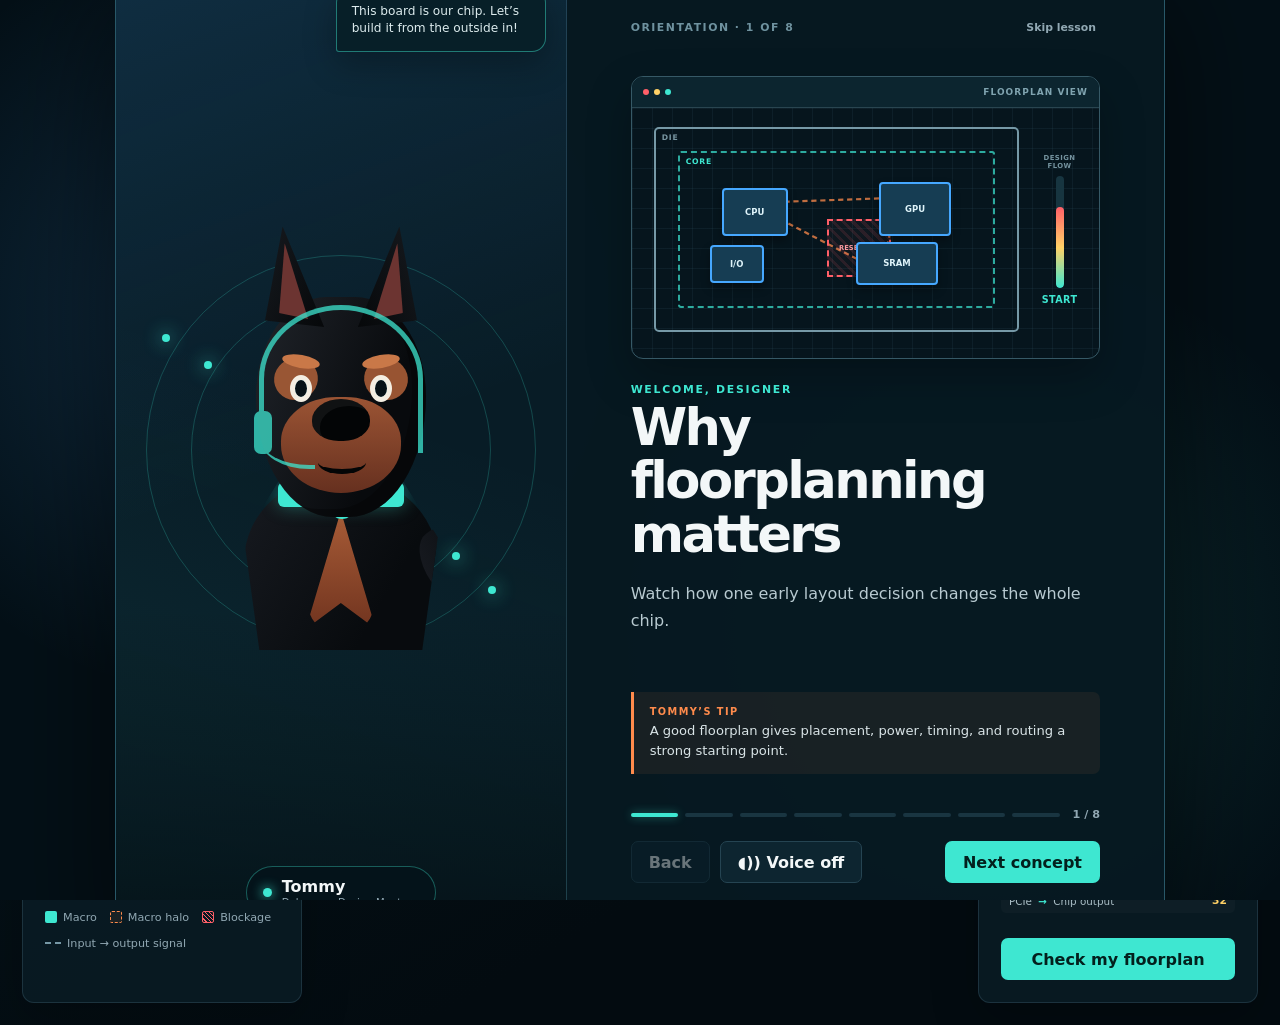
<file: index.html>
<!doctype html>
<html lang="en">
  <head>
    <meta charset="UTF-8" />
    <meta name="viewport" content="width=device-width, initial-scale=1.0" />
    <meta
      name="description"
      content="An interactive chip floorplanning game for learning physical design fundamentals."
    />
    <title>Floorplan Forge</title>
    <link rel="stylesheet" href="styles.css" />
  </head>
  <body class="lesson-open">
    <section
      id="conceptLesson"
      class="concept-lesson"
      role="dialog"
      aria-modal="true"
      aria-labelledby="lessonStageTitle"
    >
      <div class="lesson-backdrop-grid"></div>
      <div class="lesson-shell">
        <div class="guide-stage">
          <div class="guide-orbit orbit-one"></div>
          <div class="guide-orbit orbit-two"></div>
          <div class="tommy-talk-bubble" id="tommyBubble">
            Watch the board—I’ll show you how a chip takes shape!
          </div>
          <div class="tommy-guide" aria-label="Tommy, your animated Doberman physical design guide">
            <div class="tommy-body">
              <div class="tommy-chest"></div>
              <div class="tommy-collar"><span>PD</span></div>
              <div class="tommy-paw"></div>
            </div>
            <div class="tommy-head">
              <div class="tommy-ear left"></div>
              <div class="tommy-ear right"></div>
              <div class="tommy-face-mark left"></div>
              <div class="tommy-face-mark right"></div>
              <div class="tommy-brow left"></div>
              <div class="tommy-brow right"></div>
              <div class="tommy-eye left"></div>
              <div class="tommy-eye right"></div>
              <div class="tommy-muzzle"></div>
              <div class="tommy-nose"></div>
              <div class="tommy-mouth"></div>
              <div class="tommy-headset"></div>
            </div>
          </div>
          <div class="guide-nameplate">
            <span class="online-dot"></span>
            <div><strong>Tommy</strong><small>Doberman Design Mentor</small></div>
          </div>
        </div>

        <div class="lesson-content">
          <div class="lesson-topline">
            <span id="lessonStageLabel">ORIENTATION · 1 OF 8</span>
            <button id="skipLessonButton" class="text-button" type="button">
              Skip lesson
            </button>
          </div>

          <div id="conceptBoard" class="concept-board intro" aria-hidden="true">
            <div class="board-header">
              <span><i></i><i></i><i></i></span>
              <strong id="boardLabel">FLOORPLAN VIEW</strong>
            </div>
            <div class="board-canvas">
              <div class="board-die">
                <span class="board-die-label">DIE</span>
                <div class="board-core">
                  <span class="board-core-label">CORE</span>
                  <div class="demo-blockage">RESERVED</div>
                  <div class="demo-macro macro-a">CPU</div>
                  <div class="demo-macro macro-b">GPU</div>
                  <div class="demo-macro macro-c">SRAM</div>
                  <div class="demo-macro macro-d">I/O</div>
                  <svg class="board-wires" viewBox="0 0 400 205">
                    <line class="wire-one" x1="82" y1="67" x2="282" y2="60" />
                    <line class="wire-two" x1="82" y1="67" x2="260" y2="159" />
                    <line class="wire-three" x1="282" y1="60" x2="260" y2="159" />
                  </svg>
                  <div class="congestion-cloud">
                    <span></span><span></span><span></span><span></span>
                    <span></span><span></span><span></span><span></span>
                  </div>
                </div>
              </div>
              <div class="blockage-types">
                <div class="hard"><strong>HARD</strong><span>No placement</span></div>
                <div class="soft"><strong>SOFT</strong><span>Restrict cells</span></div>
                <div class="partial"><strong>PARTIAL</strong><span>Limit density</span></div>
                <div class="routing"><strong>ROUTING</strong><span>Protect layers</span></div>
              </div>
              <div class="board-meter">
                <span id="boardMetricLabel">QUALITY</span>
                <div><i></i></div>
                <strong id="boardMetricValue">READY</strong>
              </div>
            </div>
          </div>
          <p id="lessonEyebrow" class="eyebrow">WELCOME, DESIGNER</p>
          <h2 id="lessonStageTitle">Why floorplanning matters</h2>
          <p id="lessonStageText" class="lesson-stage-text"></p>

          <div id="lessonTakeaway" class="lesson-takeaway">
            <span>TOMMY’S TIP</span>
            <p></p>
          </div>

          <div class="lesson-progress" aria-label="Lesson progress">
            <div id="lessonProgressDots" class="lesson-progress-dots"></div>
            <span id="lessonProgressText">1 / 8</span>
          </div>

          <div class="lesson-actions">
            <button
              id="lessonBackButton"
              class="button button-secondary"
              type="button"
              disabled
            >
              Back
            </button>
            <button
              id="voiceButton"
              class="button button-secondary voice-button"
              type="button"
              aria-pressed="false"
            >
              <span aria-hidden="true">◖))</span> Voice off
            </button>
            <button id="lessonNextButton" class="button button-primary" type="button">
              Next concept
            </button>
          </div>
        </div>
      </div>
    </section>

    <header class="topbar">
      <div>
        <p class="eyebrow">PHYSICAL DESIGN LAB · MODULE 01</p>
        <h1>Floorplan Forge</h1>
      </div>
      <div class="topbar-actions">
        <a class="button button-secondary button-link" href="course.html">
          Course map
        </a>
        <a class="button button-secondary button-link" href="visual-guide.html#floorplan">
          Visual explanation
        </a>
        <button id="replayLessonButton" class="button button-secondary" type="button">
          Meet Tommy
        </button>
        <button id="helpButton" class="button button-secondary" type="button">
          How to play
        </button>
        <button id="resetButton" class="button button-danger" type="button">
          Reset floorplan
        </button>
      </div>
    </header>

    <main class="game-layout">
      <aside class="panel mission-panel">
        <div class="panel-heading">
          <span class="step-number">01</span>
          <div>
            <p class="panel-kicker">Your mission</p>
            <h2>Build a clean floorplan</h2>
          </div>
        </div>

        <p class="mission-copy">
          Place every macro inside the core. Keep connected blocks close, avoid
          overlaps, and preserve enough channel space for signals to route
          between large macros.
        </p>

        <div class="objective-list" aria-label="Level objectives">
          <div class="objective" data-objective="inside">
            <span class="objective-icon" aria-hidden="true">✓</span>
            <span>All macros inside the core</span>
          </div>
          <div class="objective" data-objective="overlap">
            <span class="objective-icon" aria-hidden="true">✓</span>
            <span>No macro overlaps</span>
          </div>
          <div class="objective" data-objective="channels">
            <span class="objective-icon" aria-hidden="true">✓</span>
            <span>All routing channels meet spacing</span>
          </div>
          <div class="objective" data-objective="wirelength">
            <span class="objective-icon" aria-hidden="true">✓</span>
            <span>Wirelength below 1,050 μm</span>
          </div>
        </div>

        <div class="lesson-card">
          <p class="panel-kicker">Design insight</p>
          <h3 id="insightTitle">Start with connectivity</h3>
          <p id="insightText">
            Thick fly-lines represent important connections. Place strongly
            connected macros near each other before refining the layout.
          </p>
        </div>

        <details class="constraint-reference">
          <summary>Halo, keepout & blockage guide</summary>
          <dl>
            <div>
              <dt>Halo / keepout</dt>
              <dd>Reserved space around a macro for pins, power and routing access.</dd>
            </div>
            <div>
              <dt>Hard placement blockage</dt>
              <dd>Completely prevents standard-cell placement in the region.</dd>
            </div>
            <div>
              <dt>Soft placement blockage</dt>
              <dd>Restricts normal cells; optimization cells may be allowed by the flow.</dd>
            </div>
            <div>
              <dt>Partial placement blockage</dt>
              <dd>Allows placement only up to a specified density.</dd>
            </div>
            <div>
              <dt>Routing blockage</dt>
              <dd>Prevents signal routing on selected layers or inside a region.</dd>
            </div>
          </dl>
        </details>

        <div class="legend">
          <div><span class="legend-swatch macro-swatch"></span>Macro</div>
          <div><span class="legend-swatch halo-swatch"></span>Macro halo</div>
          <div><span class="legend-swatch blockage-swatch"></span>Blockage</div>
          <div><span class="legend-line"></span>Input → output signal</div>
        </div>
      </aside>

      <section class="workspace-card" aria-label="Interactive floorplanning area">
        <div class="workspace-header">
          <div>
            <p class="panel-kicker">Interactive canvas</p>
            <h2>Core area · 1000 × 700 μm</h2>
          </div>
          <div class="status-pill" id="statusPill">Planning</div>
        </div>

        <div class="view-tabs" role="tablist" aria-label="Floorplan views">
          <button
            id="playerViewTab"
            class="view-tab active"
            type="button"
            role="tab"
            aria-selected="true"
          >
            Your floorplan
          </button>
          <button
            id="bestViewTab"
            class="view-tab"
            type="button"
            role="tab"
            aria-selected="false"
          >
            Best result <span>1000 pts</span>
          </button>
        </div>

        <div class="canvas-wrap">
          <svg
            id="floorplan"
            viewBox="0 0 1000 700"
            role="img"
            aria-labelledby="canvasTitle canvasDescription"
          >
            <title id="canvasTitle">Chip floorplanning game canvas</title>
            <desc id="canvasDescription">
              Drag macros inside the chip core while avoiding overlaps and a
              central placement blockage.
            </desc>
            <defs>
              <pattern
                id="smallGrid"
                width="25"
                height="25"
                patternUnits="userSpaceOnUse"
              >
                <path
                  d="M 25 0 L 0 0 0 25"
                  fill="none"
                  stroke="rgba(123, 153, 173, 0.1)"
                  stroke-width="1"
                />
              </pattern>
              <pattern
                id="grid"
                width="100"
                height="100"
                patternUnits="userSpaceOnUse"
              >
                <rect width="100" height="100" fill="url(#smallGrid)" />
                <path
                  d="M 100 0 L 0 0 0 100"
                  fill="none"
                  stroke="rgba(123, 153, 173, 0.2)"
                  stroke-width="1.5"
                />
              </pattern>
              <filter id="macroShadow" x="-20%" y="-20%" width="140%" height="140%">
                <feDropShadow
                  dx="0"
                  dy="8"
                  stdDeviation="8"
                  flood-color="#00131f"
                  flood-opacity="0.35"
                />
              </filter>
              <marker
                id="signalArrow"
                viewBox="0 0 10 10"
                refX="9"
                refY="5"
                markerWidth="7"
                markerHeight="7"
                orient="auto-start-reverse"
              >
                <path d="M 0 0 L 10 5 L 0 10 z" fill="#3ee7d1" />
              </marker>
              <marker
                id="criticalSignalArrow"
                viewBox="0 0 10 10"
                refX="9"
                refY="5"
                markerWidth="7"
                markerHeight="7"
                orient="auto-start-reverse"
              >
                <path d="M 0 0 L 10 5 L 0 10 z" fill="#ff8b4c" />
              </marker>
            </defs>

            <rect class="core-background" width="1000" height="700" rx="8" />
            <rect width="1000" height="700" rx="8" fill="url(#grid)" />
            <g id="connectionsLayer"></g>
            <g id="channelsLayer"></g>

            <g class="blockage" aria-label="Placement blockage">
              <rect x="425" y="265" width="150" height="170" rx="8" />
              <path d="M440 280l120 140M475 280l85 100M440 330l75 90" />
              <text x="500" y="350">HARD BLOCKAGE</text>
              <text x="500" y="375" class="blockage-subtitle">
                NO CELL OR MACRO PLACEMENT
              </text>
            </g>

            <g id="macrosLayer"></g>

            <g class="io-pin">
              <rect x="-4" y="84" width="18" height="72" rx="3" />
              <circle cx="14" cy="120" r="6" />
              <text x="25" y="112">CHIP INPUT</text>
              <text x="25" y="132" class="io-net-name">DDR DATA</text>
            </g>
            <g class="io-pin">
              <rect x="986" y="524" width="18" height="72" rx="3" />
              <circle cx="986" cy="560" r="6" />
              <text x="975" y="552" text-anchor="end">CHIP OUTPUT</text>
              <text x="975" y="572" text-anchor="end" class="io-net-name">
                PCIe TX
              </text>
            </g>
          </svg>
          <div id="dragHint" class="drag-hint">Drag a macro to begin</div>
          <div id="bestResultBadge" class="best-result-badge" hidden>
            <span>REFERENCE FLOORPLAN</span>
            <strong>Maximum score · 1000</strong>
            <small>741 μm weighted wirelength · 0 violations</small>
          </div>
        </div>

        <div class="live-coach" aria-label="Live feedback from Tommy">
          <div class="coach-avatar" aria-hidden="true">
            <div class="coach-dog-ear left"></div>
            <div class="coach-dog-ear right"></div>
            <div class="coach-dog-head">
              <span class="coach-dog-mark left"></span>
              <span class="coach-dog-mark right"></span>
              <span class="coach-dog-eye left"></span>
              <span class="coach-dog-eye right"></span>
              <span class="coach-dog-muzzle"></span>
              <span class="coach-dog-nose"></span>
            </div>
          </div>
          <div class="coach-message">
            <div class="coach-heading">
              <span><i></i> TOMMY · LIVE GUIDE</span>
              <button id="coachVoiceButton" type="button" aria-label="Toggle Tommy's voice">
                Voice off
              </button>
            </div>
            <p id="coachCommentary" aria-live="polite">
              I’ll analyze every move. Start by dragging a macro connected by a
              thick orange fly-line.
            </p>
          </div>
        </div>
      </section>

      <aside class="panel metrics-panel">
        <div class="panel-heading compact">
          <span class="step-number">02</span>
          <div>
            <p class="panel-kicker">Live analysis</p>
            <h2>Design health</h2>
          </div>
        </div>

        <div class="score-card">
          <div>
            <span class="score-label">Floorplan score</span>
            <strong id="scoreValue">0</strong>
          </div>
          <div class="grade-ring" id="gradeRing">
            <span id="gradeValue">–</span>
          </div>
        </div>

        <div class="metric-list">
          <div class="metric">
            <div class="metric-row">
              <span>Wirelength</span>
              <strong id="wirelengthValue">0 μm</strong>
            </div>
            <div class="meter"><span id="wirelengthMeter"></span></div>
          </div>
          <div class="metric">
            <div class="metric-row">
              <span>Macro utilization</span>
              <strong id="utilizationValue">0%</strong>
            </div>
            <div class="meter"><span id="utilizationMeter"></span></div>
          </div>
          <div class="metric">
            <div class="metric-row">
              <span>Violations</span>
              <strong id="violationsValue">0</strong>
            </div>
            <div class="meter danger"><span id="violationsMeter"></span></div>
          </div>
          <div class="metric">
            <div class="metric-row">
              <span>Congestion risk</span>
              <strong id="congestionValue">0%</strong>
            </div>
            <div class="meter congestion"><span id="congestionMeter"></span></div>
          </div>
        </div>

        <div class="macro-list">
          <p class="panel-kicker">Macro inventory</p>
          <div id="macroInventory"></div>
        </div>

        <div class="signal-list">
          <div class="signal-list-heading">
            <p class="panel-kicker">Training-model signal traffic</p>
            <span>Thickness = bus size</span>
          </div>
          <div id="signalInventory"></div>
        </div>

        <button id="checkButton" class="button button-primary check-button" type="button">
          Check my floorplan
        </button>
      </aside>
    </main>

    <dialog id="helpDialog">
      <button id="closeHelpButton" class="dialog-close" aria-label="Close">×</button>
      <p class="eyebrow">QUICK TUTORIAL</p>
      <h2>Think like a floorplanner</h2>
      <ol>
        <li><strong>Drag macros</strong> into the outlined core area.</li>
        <li><strong>Follow the fly-lines:</strong> shorter lines mean shorter wires.</li>
        <li><strong>Avoid red states:</strong> they indicate overlap or blockage violations.</li>
        <li><strong>Watch the score</strong> and satisfy all three objectives.</li>
      </ol>
      <button id="startButton" class="button button-primary" type="button">
        Start designing
      </button>
    </dialog>

    <div id="resultToast" class="result-toast" role="status" aria-live="polite"></div>

    <script src="app.js"></script>
  </body>
</html>
</file>
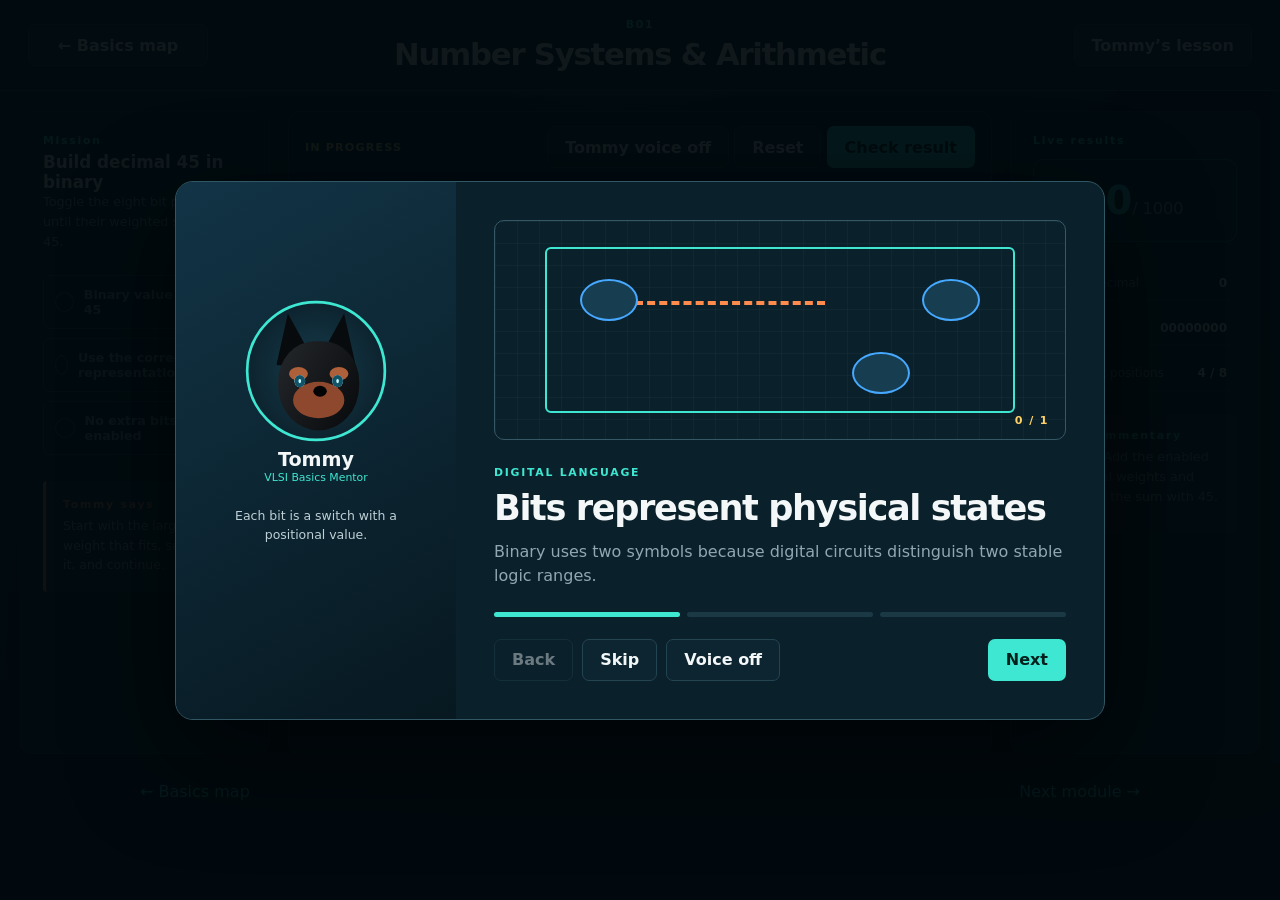
<file: basics-module.html>
<!doctype html>
<html lang="en">
  <head>
    <meta charset="UTF-8" />
    <meta name="viewport" content="width=device-width, initial-scale=1.0" />
    <title>VLSI Basics Lab</title>
    <link rel="stylesheet" href="styles.css" />
    <link rel="stylesheet" href="course.css" />
  </head>
  <body class="module-page lesson-open">
    <section id="basicLesson" class="module-lesson" role="dialog" aria-modal="true">
      <div class="module-lesson-card">
        <div class="lesson-tommy">
          <div class="course-dog large" aria-hidden="true">
            <span class="ear left"></span><span class="ear right"></span>
            <span class="face"><i></i><i></i><b></b></span>
          </div>
          <strong>Tommy</strong>
          <span>VLSI Basics Mentor</span>
          <p id="basicSpeech"></p>
        </div>
        <div class="module-board">
          <div class="demo-screen" id="basicDemo">
            <span class="demo-chip"></span>
            <span class="demo-node one"></span>
            <span class="demo-node two"></span>
            <span class="demo-node three"></span>
            <span class="demo-path"></span>
            <div id="basicSymbolDiagram" class="basic-symbol-diagram"></div>
            <strong id="basicDemoWord"></strong>
          </div>
          <p class="eyebrow" id="basicLessonKicker"></p>
          <h1 id="basicLessonTitle"></h1>
          <p id="basicLessonText"></p>
          <div id="basicLessonDots" class="module-lesson-dots"></div>
          <div class="module-lesson-actions basic-lesson-actions">
            <button id="basicLessonBack" class="button button-secondary" type="button">Back</button>
            <button id="basicLessonSkip" class="button button-secondary" type="button">Skip</button>
            <button id="basicVoiceButton" class="button button-secondary" type="button" aria-pressed="false">
              Voice off
            </button>
            <button id="basicLessonNext" class="button button-primary" type="button">Next</button>
          </div>
        </div>
      </div>
    </section>

    <header class="lab-header">
      <a class="button button-secondary button-link" href="basics.html">← Basics map</a>
      <div><p class="eyebrow" id="basicNumber"></p><h1 id="basicTitle"></h1></div>
      <button id="replayBasicLesson" class="button button-secondary" type="button">Tommy’s lesson</button>
    </header>

    <main class="module-layout">
      <aside class="panel module-brief">
        <p class="panel-kicker">Mission</p>
        <h2 id="basicMissionTitle"></h2>
        <p id="basicMissionText"></p>
        <div id="basicObjectives" class="objective-list"></div>
        <div class="lesson-card"><p class="panel-kicker">Tommy says</p><p id="basicTip"></p></div>
      </aside>
      <section class="module-workspace">
        <div class="lab-toolbar">
          <span id="basicStatus">In progress</span>
          <div>
            <button id="basicLabVoice" class="button button-secondary" type="button" aria-pressed="false">
              Tommy voice off
            </button>
            <button id="resetBasicLab" class="button button-secondary" type="button">Reset</button>
            <button id="checkBasicLab" class="button button-primary" type="button">Check result</button>
          </div>
        </div>
        <div id="basicCanvas" class="lab-canvas"></div>
      </section>
      <aside class="panel module-score">
        <p class="panel-kicker">Live results</p>
        <div class="big-score"><strong id="basicScore">0</strong><span>/ 1000</span></div>
        <div id="basicMetrics" class="module-metrics"></div>
        <div class="module-log"><p class="panel-kicker">Live commentary</p><p id="basicCommentary" aria-live="polite"></p></div>
      </aside>
    </main>

    <nav class="module-footer">
      <a id="previousBasic" href="basics.html">← Previous</a>
      <a id="nextBasic" href="basics.html">Next module →</a>
    </nav>
    <script src="basics.js"></script>
  </body>
</html>
</file>
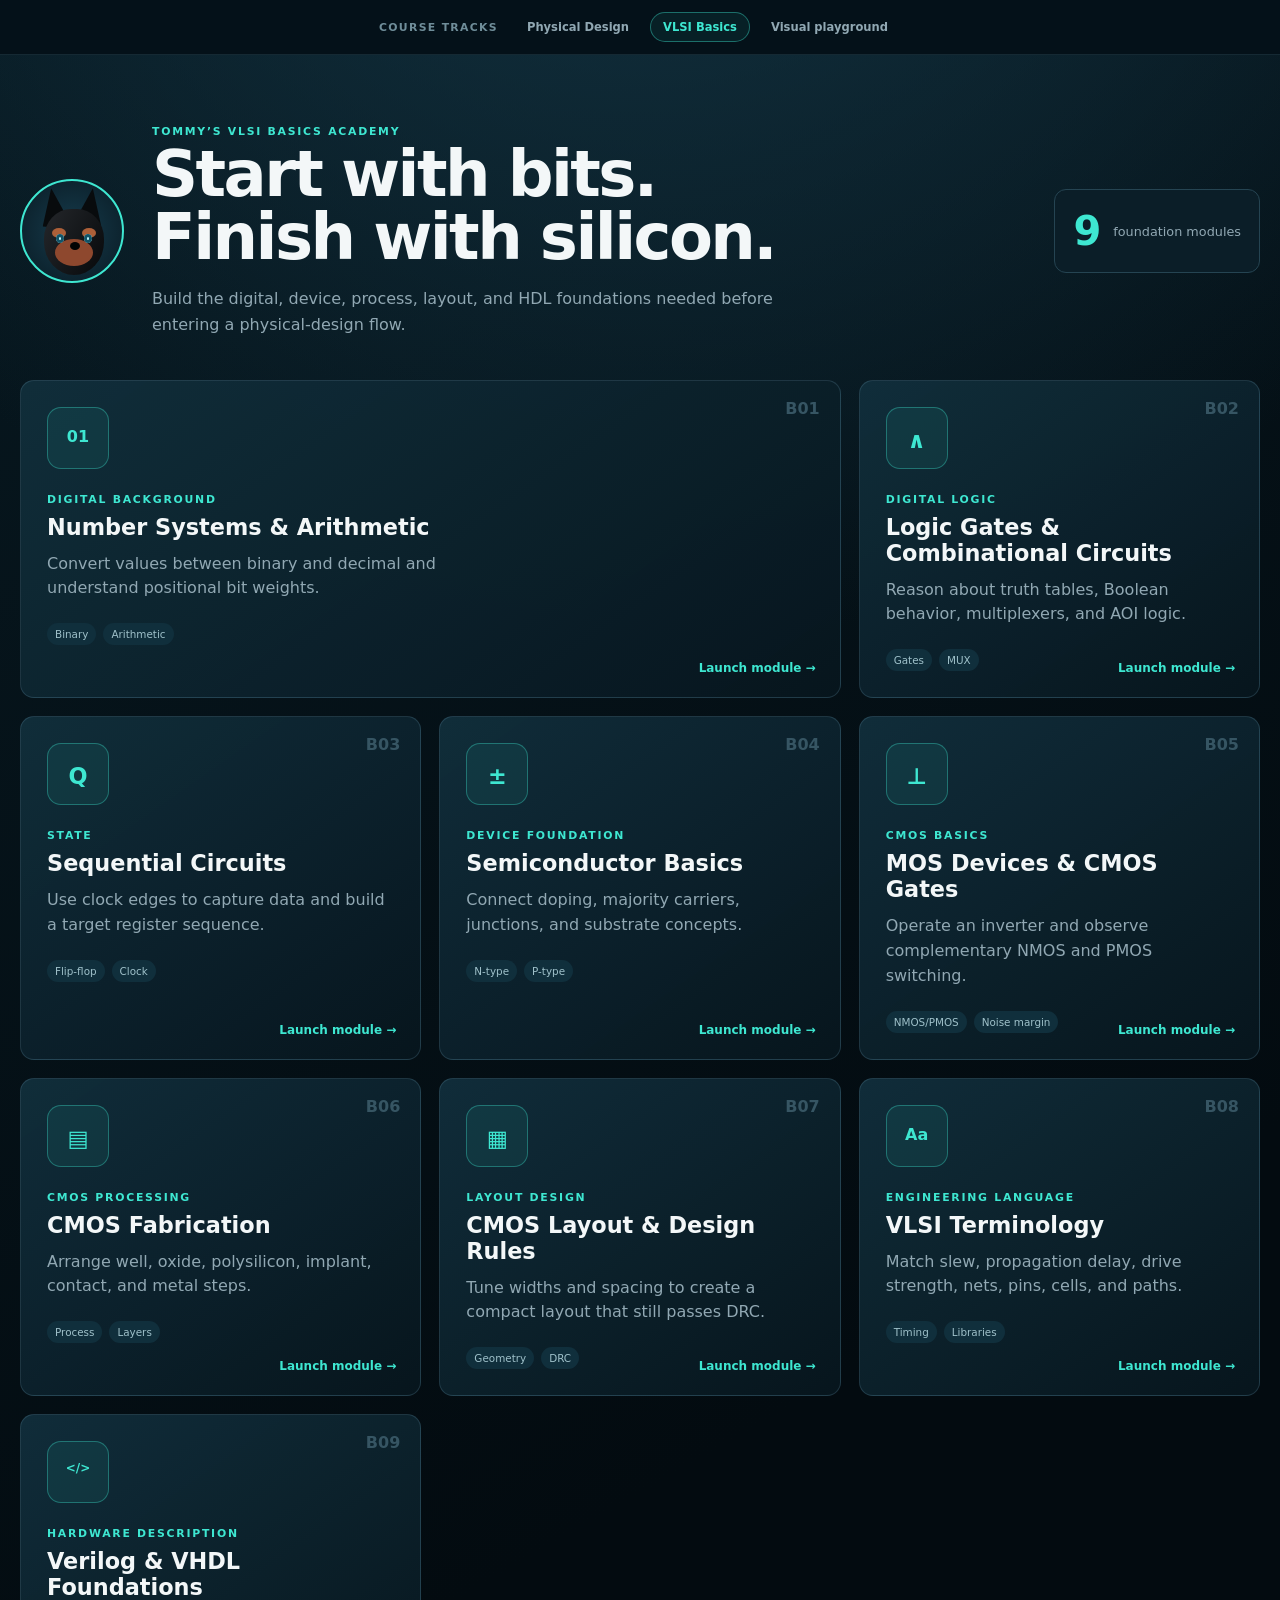
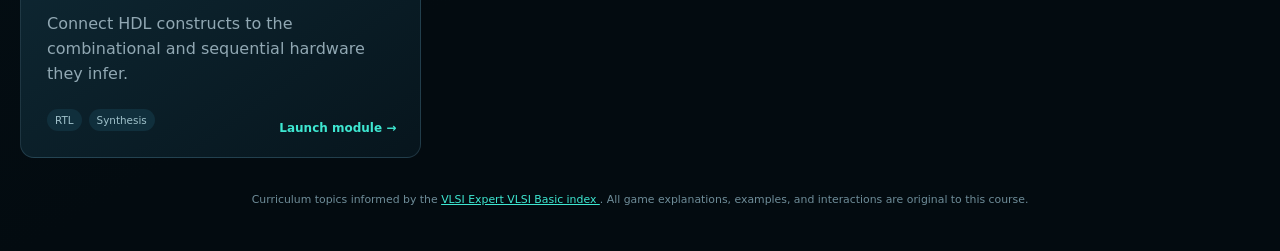
<file: basics.html>
<!doctype html>
<html lang="en">
  <head>
    <meta charset="UTF-8" />
    <meta name="viewport" content="width=device-width, initial-scale=1.0" />
    <title>VLSI Basics Quest</title>
    <link rel="stylesheet" href="styles.css" />
    <link rel="stylesheet" href="course.css" />
  </head>
  <body>
    <nav class="track-switcher" aria-label="Course tracks">
      <strong>Course tracks</strong>
      <a href="course.html">Physical Design</a>
      <a class="active" href="basics.html">VLSI Basics</a>
      <a href="visual-guide.html">Visual playground</a>
    </nav>
    <header class="course-hero">
      <div class="course-title">
        <div class="course-dog" aria-hidden="true">
          <span class="ear left"></span><span class="ear right"></span>
          <span class="face"><i></i><i></i><b></b></span>
        </div>
        <div>
          <p class="eyebrow">TOMMY’S VLSI BASICS ACADEMY</p>
          <h1>Start with bits. Finish with silicon.</h1>
          <p>
            Build the digital, device, process, layout, and HDL foundations
            needed before entering a physical-design flow.
          </p>
        </div>
      </div>
      <div class="course-progress">
        <strong>9</strong><span>foundation modules</span>
      </div>
    </header>

    <main class="course-grid">
      <a class="course-card featured" href="basics-module.html?module=numbers">
        <span class="module-number">B01</span>
        <div class="module-symbol numbers-symbol"></div>
        <p class="eyebrow">DIGITAL BACKGROUND</p>
        <h2>Number Systems & Arithmetic</h2>
        <p>Convert values between binary and decimal and understand positional bit weights.</p>
        <div class="module-tags"><span>Binary</span><span>Arithmetic</span></div>
        <strong class="launch-label">Launch module →</strong>
      </a>

      <a class="course-card" href="basics-module.html?module=logic">
        <span class="module-number">B02</span>
        <div class="module-symbol logic-symbol"></div>
        <p class="eyebrow">DIGITAL LOGIC</p>
        <h2>Logic Gates & Combinational Circuits</h2>
        <p>Reason about truth tables, Boolean behavior, multiplexers, and AOI logic.</p>
        <div class="module-tags"><span>Gates</span><span>MUX</span></div>
        <strong class="launch-label">Launch module →</strong>
      </a>

      <a class="course-card" href="basics-module.html?module=sequential">
        <span class="module-number">B03</span>
        <div class="module-symbol sequential-symbol"></div>
        <p class="eyebrow">STATE</p>
        <h2>Sequential Circuits</h2>
        <p>Use clock edges to capture data and build a target register sequence.</p>
        <div class="module-tags"><span>Flip-flop</span><span>Clock</span></div>
        <strong class="launch-label">Launch module →</strong>
      </a>

      <a class="course-card" href="basics-module.html?module=semiconductor">
        <span class="module-number">B04</span>
        <div class="module-symbol semiconductor-symbol"></div>
        <p class="eyebrow">DEVICE FOUNDATION</p>
        <h2>Semiconductor Basics</h2>
        <p>Connect doping, majority carriers, junctions, and substrate concepts.</p>
        <div class="module-tags"><span>N-type</span><span>P-type</span></div>
        <strong class="launch-label">Launch module →</strong>
      </a>

      <a class="course-card" href="basics-module.html?module=cmos">
        <span class="module-number">B05</span>
        <div class="module-symbol cmos-symbol"></div>
        <p class="eyebrow">CMOS BASICS</p>
        <h2>MOS Devices & CMOS Gates</h2>
        <p>Operate an inverter and observe complementary NMOS and PMOS switching.</p>
        <div class="module-tags"><span>NMOS/PMOS</span><span>Noise margin</span></div>
        <strong class="launch-label">Launch module →</strong>
      </a>

      <a class="course-card" href="basics-module.html?module=fabrication">
        <span class="module-number">B06</span>
        <div class="module-symbol fabrication-symbol"></div>
        <p class="eyebrow">CMOS PROCESSING</p>
        <h2>CMOS Fabrication</h2>
        <p>Arrange well, oxide, polysilicon, implant, contact, and metal steps.</p>
        <div class="module-tags"><span>Process</span><span>Layers</span></div>
        <strong class="launch-label">Launch module →</strong>
      </a>

      <a class="course-card" href="basics-module.html?module=layout">
        <span class="module-number">B07</span>
        <div class="module-symbol layout-symbol"></div>
        <p class="eyebrow">LAYOUT DESIGN</p>
        <h2>CMOS Layout & Design Rules</h2>
        <p>Tune widths and spacing to create a compact layout that still passes DRC.</p>
        <div class="module-tags"><span>Geometry</span><span>DRC</span></div>
        <strong class="launch-label">Launch module →</strong>
      </a>

      <a class="course-card" href="basics-module.html?module=terminology">
        <span class="module-number">B08</span>
        <div class="module-symbol terminology-symbol"></div>
        <p class="eyebrow">ENGINEERING LANGUAGE</p>
        <h2>VLSI Terminology</h2>
        <p>Match slew, propagation delay, drive strength, nets, pins, cells, and paths.</p>
        <div class="module-tags"><span>Timing</span><span>Libraries</span></div>
        <strong class="launch-label">Launch module →</strong>
      </a>

      <a class="course-card" href="basics-module.html?module=hdl">
        <span class="module-number">B09</span>
        <div class="module-symbol hdl-symbol"></div>
        <p class="eyebrow">HARDWARE DESCRIPTION</p>
        <h2>Verilog & VHDL Foundations</h2>
        <p>Connect HDL constructs to the combinational and sequential hardware they infer.</p>
        <div class="module-tags"><span>RTL</span><span>Synthesis</span></div>
        <strong class="launch-label">Launch module →</strong>
      </a>
    </main>

    <footer class="course-source">
      Curriculum topics informed by the
      <a href="https://www.vlsi-expert.com/p/vlsi-basic.html">
        VLSI Expert VLSI Basic index
      </a>.
      All game explanations, examples, and interactions are original to this course.
    </footer>
  </body>
</html>
</file>
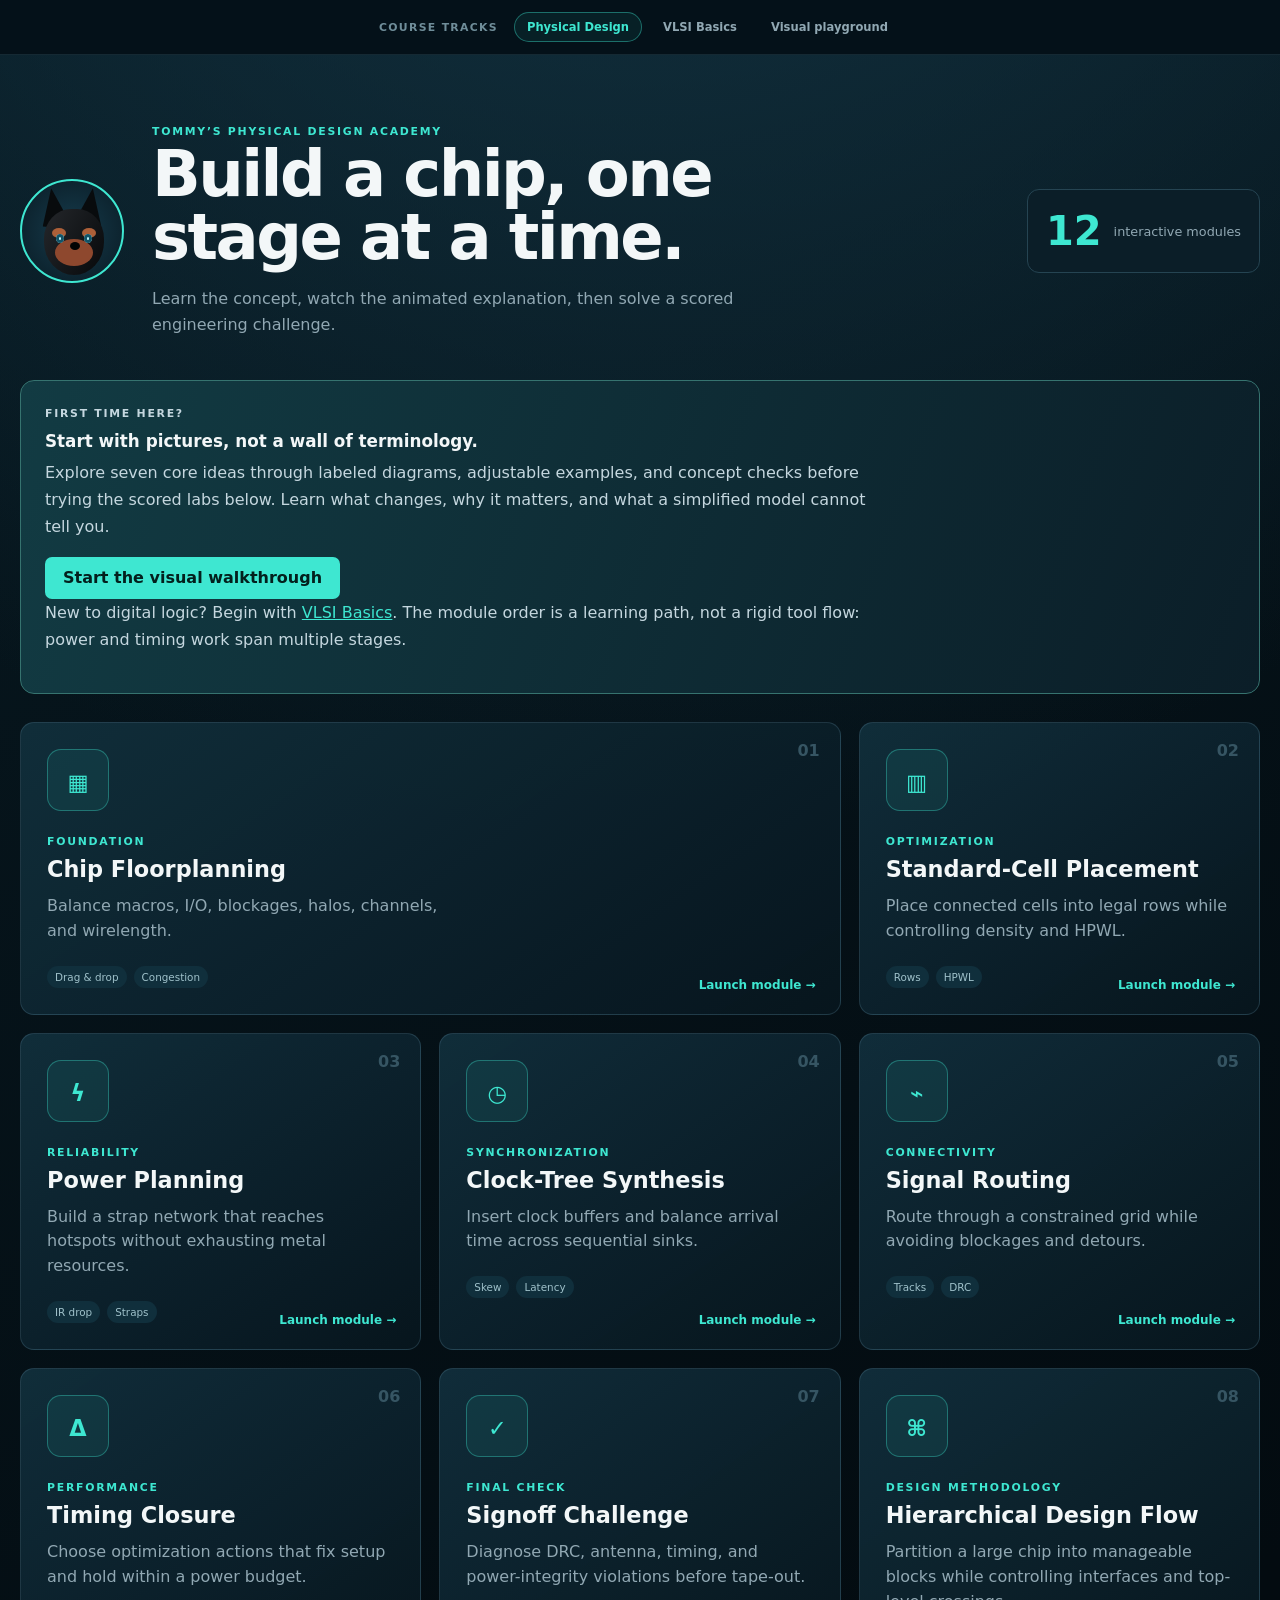
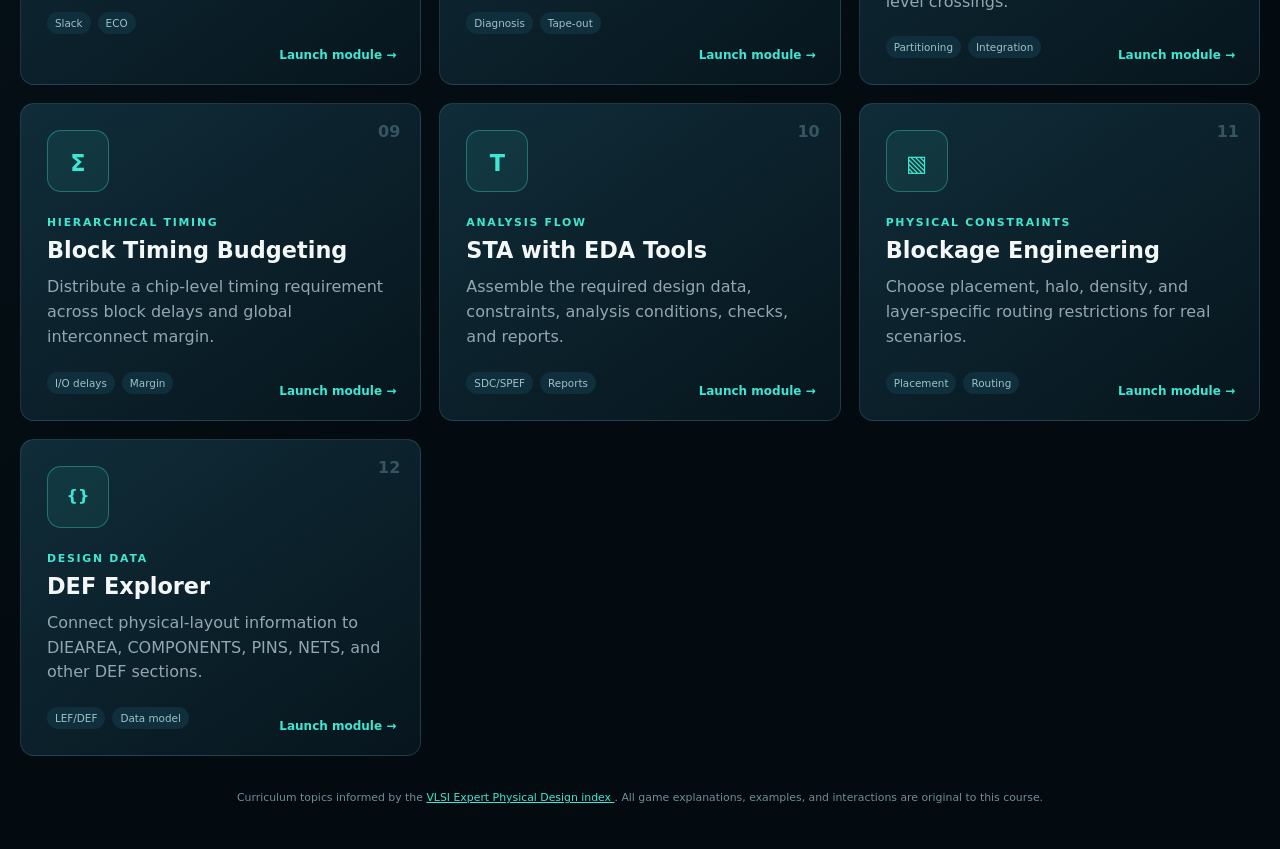
<file: course.html>
<!doctype html>
<html lang="en">
  <head>
    <meta charset="UTF-8" />
    <meta name="viewport" content="width=device-width, initial-scale=1.0" />
    <title>Physical Design Quest</title>
    <link rel="stylesheet" href="styles.css" />
    <link rel="stylesheet" href="course.css" />
    <link rel="stylesheet" href="visual-guide.css" />
  </head>
  <body>
    <nav class="track-switcher" aria-label="Course tracks">
      <strong>Course tracks</strong>
      <a class="active" href="course.html">Physical Design</a>
      <a href="basics.html">VLSI Basics</a>
      <a href="visual-guide.html">Visual playground</a>
    </nav>
    <header class="course-hero">
      <div class="course-title">
        <div class="course-dog" aria-hidden="true">
          <span class="ear left"></span><span class="ear right"></span>
          <span class="face"><i></i><i></i><b></b></span>
        </div>
        <div>
          <p class="eyebrow">TOMMY’S PHYSICAL DESIGN ACADEMY</p>
          <h1>Build a chip, one stage at a time.</h1>
          <p>
            Learn the concept, watch the animated explanation, then solve a
            scored engineering challenge.
          </p>
        </div>
      </div>
      <div class="course-progress">
        <strong>12</strong><span>interactive modules</span>
      </div>
    </header>

    <section class="beginner-entry" aria-labelledby="beginnerTitle">
      <p class="eyebrow">FIRST TIME HERE?</p>
      <h2 id="beginnerTitle">Start with pictures, not a wall of terminology.</h2>
      <p>Explore seven core ideas through labeled diagrams, adjustable examples, and
        concept checks before trying the scored labs below. Learn what changes, why it
        matters, and what a simplified model cannot tell you.</p>
      <a class="button button-primary button-link" href="visual-guide.html">Start the visual walkthrough</a>
      <p>New to digital logic? Begin with <a href="basics.html">VLSI Basics</a>.
        The module order is a learning path, not a rigid tool flow: power and timing work span multiple stages.</p>
    </section>
    <main class="course-grid">
      <a class="course-card featured" href="index.html">
        <span class="module-number">01</span>
        <div class="module-symbol floorplan-symbol"></div>
        <p class="eyebrow">FOUNDATION</p>
        <h2>Chip Floorplanning</h2>
        <p>Balance macros, I/O, blockages, halos, channels, and wirelength.</p>
        <div class="module-tags"><span>Drag & drop</span><span>Congestion</span></div>
        <strong class="launch-label">Launch module →</strong>
      </a>

      <a class="course-card" href="module.html?module=placement">
        <span class="module-number">02</span>
        <div class="module-symbol placement-symbol"></div>
        <p class="eyebrow">OPTIMIZATION</p>
        <h2>Standard-Cell Placement</h2>
        <p>Place connected cells into legal rows while controlling density and HPWL.</p>
        <div class="module-tags"><span>Rows</span><span>HPWL</span></div>
        <strong class="launch-label">Launch module →</strong>
      </a>

      <a class="course-card" href="module.html?module=power">
        <span class="module-number">03</span>
        <div class="module-symbol power-symbol"></div>
        <p class="eyebrow">RELIABILITY</p>
        <h2>Power Planning</h2>
        <p>Build a strap network that reaches hotspots without exhausting metal resources.</p>
        <div class="module-tags"><span>IR drop</span><span>Straps</span></div>
        <strong class="launch-label">Launch module →</strong>
      </a>

      <a class="course-card" href="module.html?module=cts">
        <span class="module-number">04</span>
        <div class="module-symbol clock-symbol"></div>
        <p class="eyebrow">SYNCHRONIZATION</p>
        <h2>Clock-Tree Synthesis</h2>
        <p>Insert clock buffers and balance arrival time across sequential sinks.</p>
        <div class="module-tags"><span>Skew</span><span>Latency</span></div>
        <strong class="launch-label">Launch module →</strong>
      </a>

      <a class="course-card" href="module.html?module=routing">
        <span class="module-number">05</span>
        <div class="module-symbol routing-symbol"></div>
        <p class="eyebrow">CONNECTIVITY</p>
        <h2>Signal Routing</h2>
        <p>Route through a constrained grid while avoiding blockages and detours.</p>
        <div class="module-tags"><span>Tracks</span><span>DRC</span></div>
        <strong class="launch-label">Launch module →</strong>
      </a>

      <a class="course-card" href="module.html?module=timing">
        <span class="module-number">06</span>
        <div class="module-symbol timing-symbol"></div>
        <p class="eyebrow">PERFORMANCE</p>
        <h2>Timing Closure</h2>
        <p>Choose optimization actions that fix setup and hold within a power budget.</p>
        <div class="module-tags"><span>Slack</span><span>ECO</span></div>
        <strong class="launch-label">Launch module →</strong>
      </a>

      <a class="course-card" href="module.html?module=signoff">
        <span class="module-number">07</span>
        <div class="module-symbol signoff-symbol"></div>
        <p class="eyebrow">FINAL CHECK</p>
        <h2>Signoff Challenge</h2>
        <p>Diagnose DRC, antenna, timing, and power-integrity violations before tape-out.</p>
        <div class="module-tags"><span>Diagnosis</span><span>Tape-out</span></div>
        <strong class="launch-label">Launch module →</strong>
      </a>

      <a class="course-card" href="module.html?module=hierarchy">
        <span class="module-number">08</span>
        <div class="module-symbol hierarchy-symbol"></div>
        <p class="eyebrow">DESIGN METHODOLOGY</p>
        <h2>Hierarchical Design Flow</h2>
        <p>Partition a large chip into manageable blocks while controlling interfaces and top-level crossings.</p>
        <div class="module-tags"><span>Partitioning</span><span>Integration</span></div>
        <strong class="launch-label">Launch module →</strong>
      </a>

      <a class="course-card" href="module.html?module=budget">
        <span class="module-number">09</span>
        <div class="module-symbol budget-symbol"></div>
        <p class="eyebrow">HIERARCHICAL TIMING</p>
        <h2>Block Timing Budgeting</h2>
        <p>Distribute a chip-level timing requirement across block delays and global interconnect margin.</p>
        <div class="module-tags"><span>I/O delays</span><span>Margin</span></div>
        <strong class="launch-label">Launch module →</strong>
      </a>

      <a class="course-card" href="module.html?module=sta">
        <span class="module-number">10</span>
        <div class="module-symbol sta-symbol"></div>
        <p class="eyebrow">ANALYSIS FLOW</p>
        <h2>STA with EDA Tools</h2>
        <p>Assemble the required design data, constraints, analysis conditions, checks, and reports.</p>
        <div class="module-tags"><span>SDC/SPEF</span><span>Reports</span></div>
        <strong class="launch-label">Launch module →</strong>
      </a>

      <a class="course-card" href="module.html?module=blockages">
        <span class="module-number">11</span>
        <div class="module-symbol blockage-symbol"></div>
        <p class="eyebrow">PHYSICAL CONSTRAINTS</p>
        <h2>Blockage Engineering</h2>
        <p>Choose placement, halo, density, and layer-specific routing restrictions for real scenarios.</p>
        <div class="module-tags"><span>Placement</span><span>Routing</span></div>
        <strong class="launch-label">Launch module →</strong>
      </a>

      <a class="course-card" href="module.html?module=def">
        <span class="module-number">12</span>
        <div class="module-symbol def-symbol"></div>
        <p class="eyebrow">DESIGN DATA</p>
        <h2>DEF Explorer</h2>
        <p>Connect physical-layout information to DIEAREA, COMPONENTS, PINS, NETS, and other DEF sections.</p>
        <div class="module-tags"><span>LEF/DEF</span><span>Data model</span></div>
        <strong class="launch-label">Launch module →</strong>
      </a>
    </main>
    <footer class="course-source">
      Curriculum topics informed by the
      <a href="https://www.vlsi-expert.com/p/physical-design.html">
        VLSI Expert Physical Design index
      </a>.
      All game explanations, examples, and interactions are original to this course.
    </footer>
  </body>
</html>
</file>
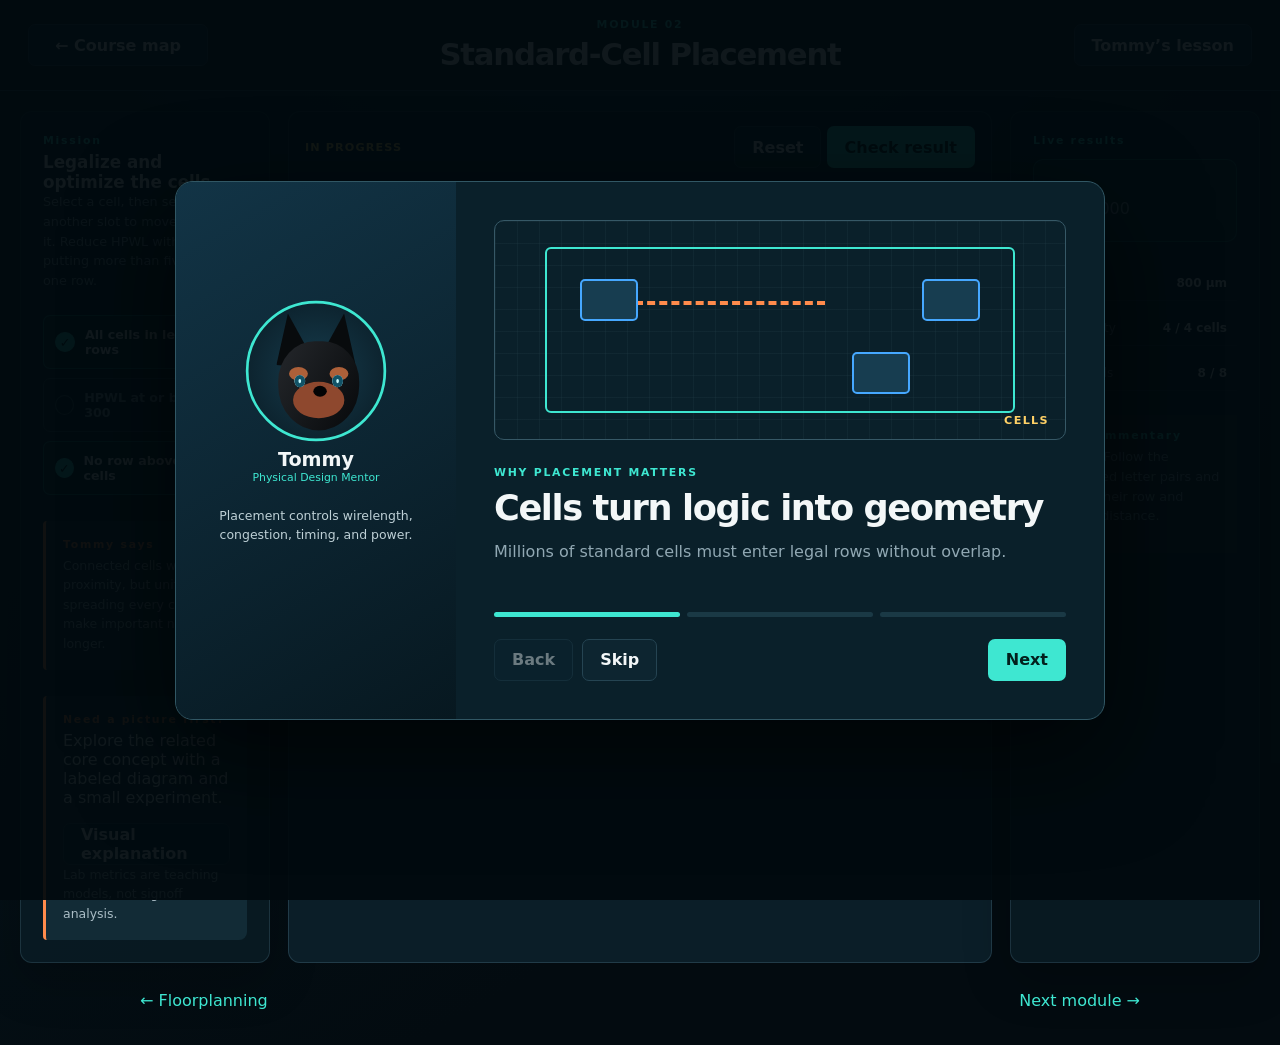
<file: module.html>
<!doctype html>
<html lang="en">
  <head>
    <meta charset="UTF-8" />
    <meta name="viewport" content="width=device-width, initial-scale=1.0" />
    <title>Physical Design Lab</title>
    <link rel="stylesheet" href="styles.css" />
    <link rel="stylesheet" href="course.css" />
  </head>
  <body class="module-page lesson-open">
    <section id="moduleLesson" class="module-lesson" role="dialog" aria-modal="true">
      <div class="module-lesson-card">
        <div class="lesson-tommy">
          <div class="course-dog large" aria-hidden="true">
            <span class="ear left"></span><span class="ear right"></span>
            <span class="face"><i></i><i></i><b></b></span>
          </div>
          <strong>Tommy</strong>
          <span>Physical Design Mentor</span>
          <p id="moduleSpeech"></p>
        </div>
        <div class="module-board">
          <div class="demo-screen" id="demoScreen">
            <span class="demo-chip"></span>
            <span class="demo-node one"></span>
            <span class="demo-node two"></span>
            <span class="demo-node three"></span>
            <span class="demo-path"></span>
            <strong id="demoWord"></strong>
          </div>
          <p class="eyebrow" id="lessonKicker"></p>
          <h1 id="lessonTitle"></h1>
          <p id="lessonText"></p>
          <div id="moduleLessonDots" class="module-lesson-dots"></div>
          <div class="module-lesson-actions">
            <button id="moduleLessonBack" class="button button-secondary" type="button">
              Back
            </button>
            <button id="moduleLessonSkip" class="button button-secondary" type="button">
              Skip
            </button>
            <button id="moduleLessonNext" class="button button-primary" type="button">
              Next
            </button>
          </div>
        </div>
      </div>
    </section>

    <header class="lab-header">
      <a class="button button-secondary button-link" href="course.html">← Course map</a>
      <div>
        <p class="eyebrow" id="moduleNumber"></p>
        <h1 id="moduleTitle"></h1>
      </div>
      <button id="replayModuleLesson" class="button button-secondary" type="button">
        Tommy’s lesson
      </button>
    </header>

    <main class="module-layout">
      <aside class="panel module-brief">
        <p class="panel-kicker">Mission</p>
        <h2 id="missionTitle"></h2>
        <p id="missionText"></p>
        <div id="moduleObjectives" class="objective-list"></div>
        <div class="lesson-card">
          <p class="panel-kicker">Tommy says</p>
          <p id="moduleTip"></p>
        </div>
        <div class="lesson-card">
          <p class="panel-kicker">Need a picture first?</p>
          <p>Explore the related core concept with a labeled diagram and a small experiment.</p>
          <a id="moduleVisualGuide" class="button button-secondary button-link" href="visual-guide.html">
            Visual explanation
          </a>
          <p>Lab metrics are teaching models, not signoff analysis.</p>
        </div>
      </aside>

      <section class="module-workspace">
        <div class="lab-toolbar">
          <span id="labStatus">In progress</span>
          <div>
            <button id="resetLab" class="button button-secondary" type="button">Reset</button>
            <button id="checkLab" class="button button-primary" type="button">Check result</button>
          </div>
        </div>
        <div id="labCanvas" class="lab-canvas"></div>
      </section>

      <aside class="panel module-score">
        <p class="panel-kicker">Live results</p>
        <div class="big-score"><strong id="moduleScore">0</strong><span>/ 1000</span></div>
        <div id="moduleMetrics" class="module-metrics"></div>
        <div class="module-log">
          <p class="panel-kicker">Live commentary</p>
          <p id="moduleCommentary" aria-live="polite"></p>
        </div>
      </aside>
    </main>

    <nav class="module-footer">
      <a id="previousModule" href="course.html">← Previous</a>
      <a id="nextModule" href="course.html">Next module →</a>
    </nav>
    <script src="module.js"></script>
  </body>
</html>
</file>
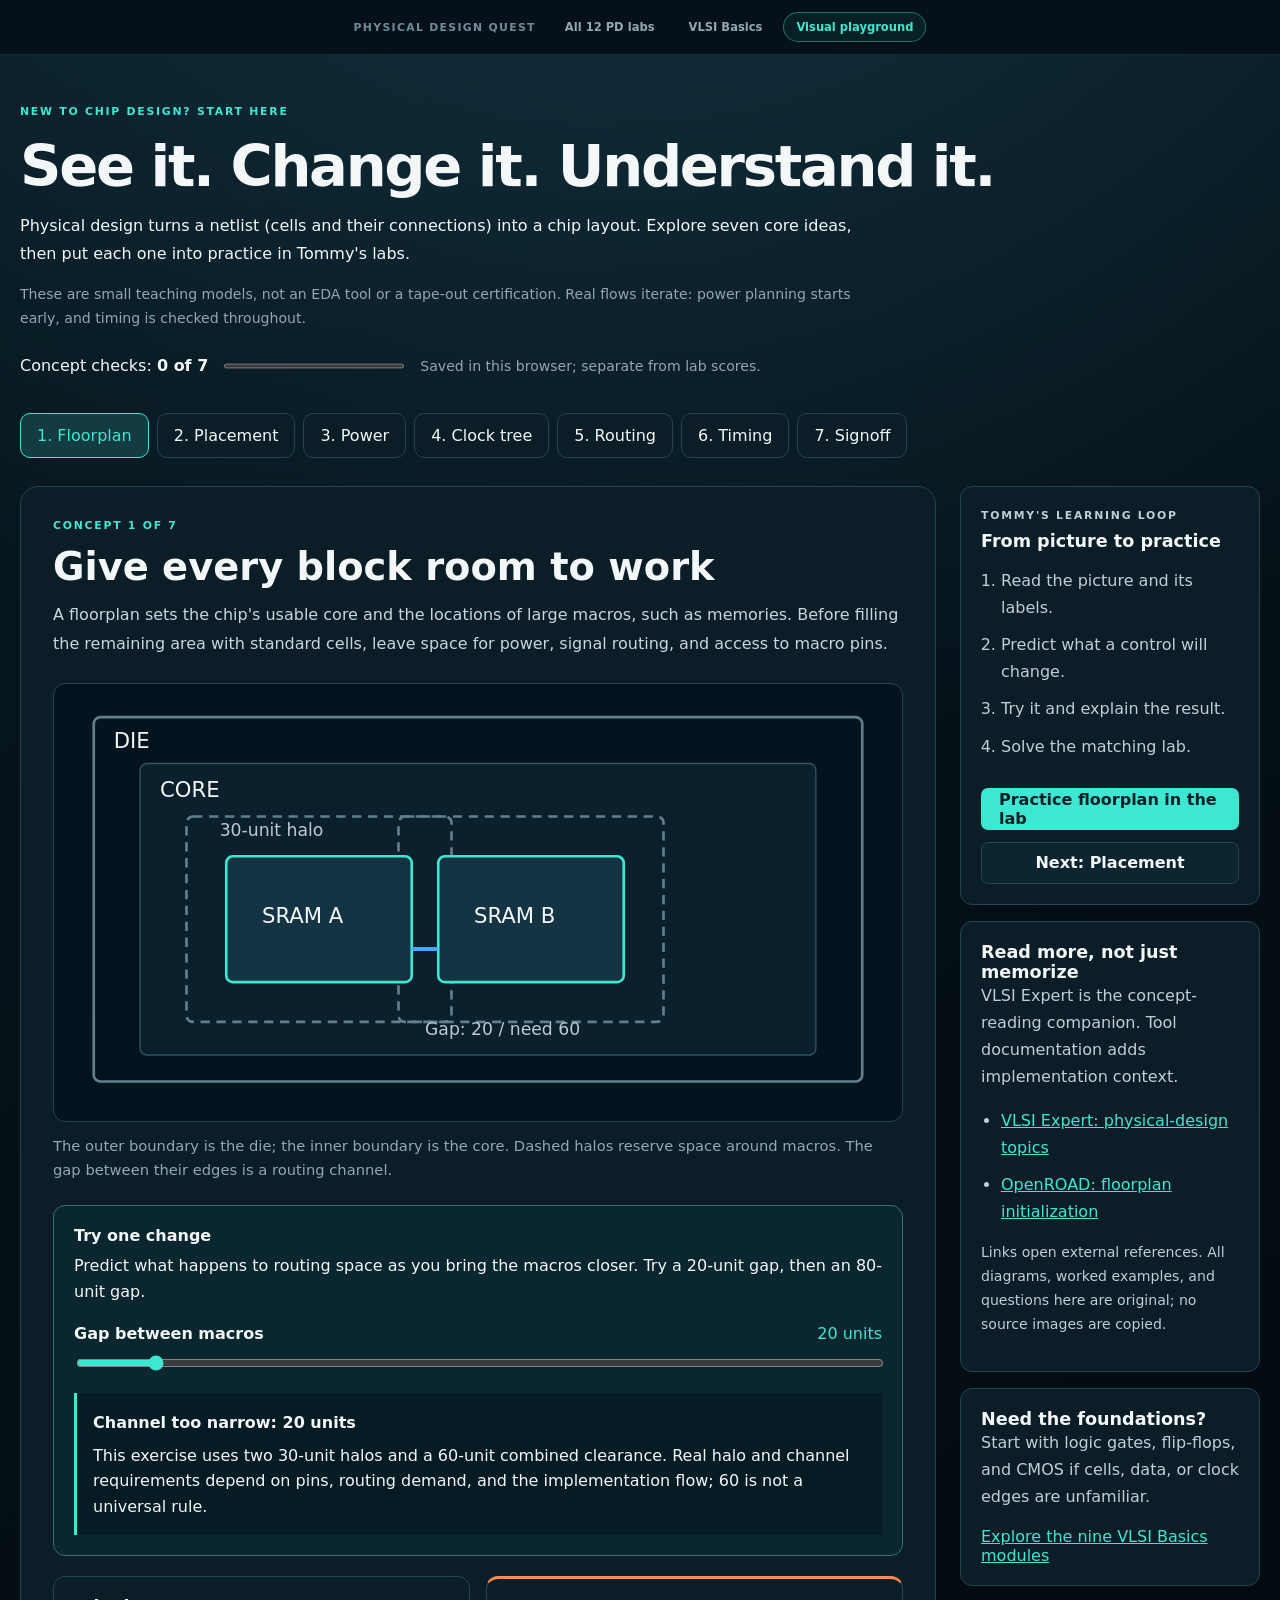
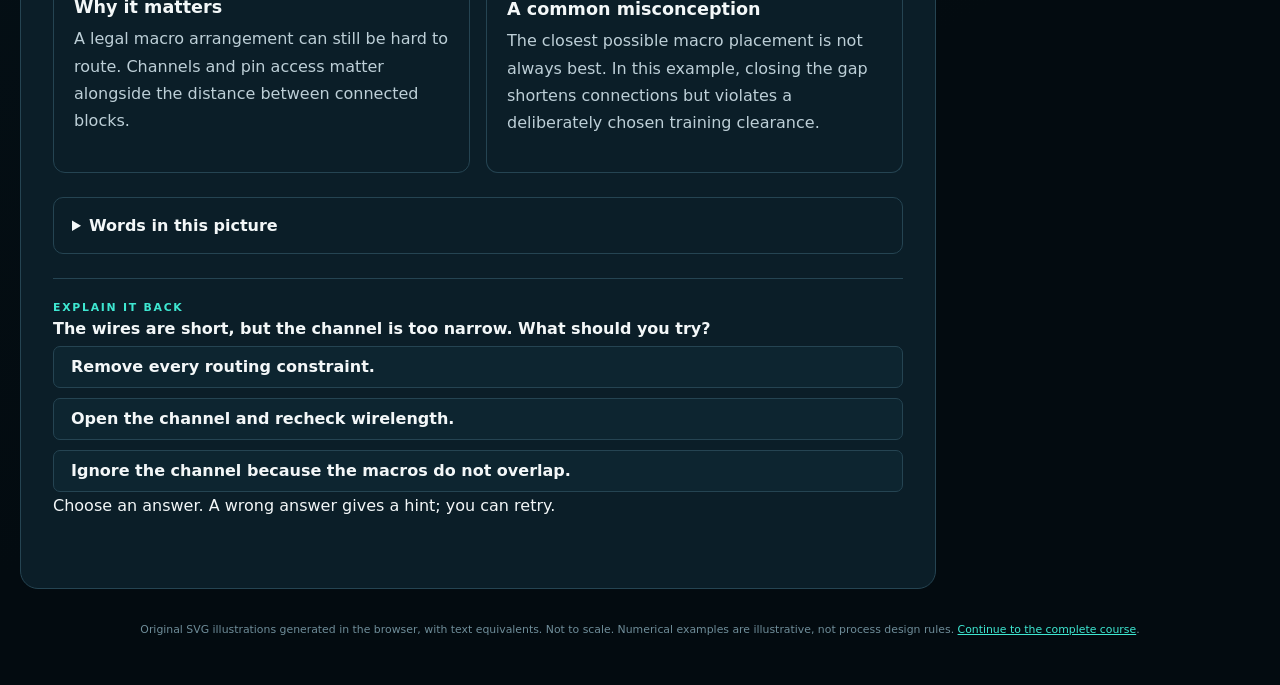
<file: visual-guide.html>
<!doctype html>
<html lang="en">
  <head>
    <meta charset="UTF-8" />
    <meta name="viewport" content="width=device-width, initial-scale=1.0" />
    <meta name="description" content="Learn physical design with original interactive diagrams, worked examples, and beginner concept checks." />
    <title>Visual Playground | Physical Design Quest</title>
    <link rel="stylesheet" href="styles.css" />
    <link rel="stylesheet" href="course.css" />
    <link rel="stylesheet" href="visual-guide.css" />
    <script src="visual-guide.js" defer></script>
  </head>
  <body>
    <a class="guide-skip" href="#guideTitle">Skip to concept</a>
    <nav class="track-switcher" aria-label="Course tracks">
      <strong>Physical Design Quest</strong>
      <a href="course.html">All 12 PD labs</a>
      <a href="basics.html">VLSI Basics</a>
      <a class="active" href="visual-guide.html" aria-current="page">Visual playground</a>
    </nav>
    <header class="guide-intro">
      <p class="eyebrow">NEW TO CHIP DESIGN? START HERE</p>
      <h1>See it. Change it. Understand it.</h1>
      <p>Physical design turns a netlist (cells and their connections) into a chip layout.
        Explore seven core ideas, then put each one into practice in Tommy's labs.</p>
      <p class="guide-note">These are small teaching models, not an EDA tool or a tape-out certification.
        Real flows iterate: power planning starts early, and timing is checked throughout.</p>
      <div class="guide-progress">
        <label for="guideProgress">Concept checks: <strong id="progressText">0 of 7</strong></label>
        <progress id="guideProgress" max="7" value="0"></progress>
        <span>Saved in this browser; separate from lab scores.</span>
      </div>
      <p id="storageNotice" role="status" hidden></p>
    </header>
    <nav id="conceptNav" class="concept-nav" aria-label="Explore a concept"></nav>
    <main class="guide-layout">
      <article class="guide-concept">
        <p class="eyebrow" id="guideStage"></p>
        <h2 id="guideTitle" tabindex="-1"></h2>
        <p id="guideExplanation" class="guide-lead"></p>
        <figure class="guide-figure">
          <div id="guideDiagram" role="region" tabindex="0" aria-label="Concept diagram; scroll horizontally on small screens"></div>
          <figcaption id="guideCaption"></figcaption>
        </figure>
        <section class="guide-experiment" aria-labelledby="experimentTitle">
          <h3 id="experimentTitle">Try one change</h3>
          <p id="experimentPrompt"></p>
          <div id="experimentControls"></div>
          <div id="experimentResult" class="experiment-result" role="status" aria-live="polite" aria-atomic="true"></div>
        </section>
        <div class="guide-two-up">
          <section class="guide-insight">
            <h3>Why it matters</h3>
            <p id="guideWhy"></p>
          </section>
          <section class="guide-insight misconception">
            <h3>A common misconception</h3>
            <p id="guideMyth"></p>
          </section>
        </div>
        <details class="guide-glossary">
          <summary>Words in this picture</summary>
          <dl id="guideGlossary"></dl>
        </details>
        <section class="guide-check" aria-labelledby="checkTitle">
          <p class="eyebrow">EXPLAIN IT BACK</p>
          <h3 id="checkTitle"></h3>
          <div id="checkChoices"></div>
          <p id="checkFeedback" role="status" aria-live="polite"></p>
        </section>
      </article>
      <aside class="guide-sidebar">
        <section class="guide-insight">
          <p class="eyebrow">TOMMY'S LEARNING LOOP</p>
          <h2>From picture to practice</h2>
          <ol>
            <li>Read the picture and its labels.</li>
            <li>Predict what a control will change.</li>
            <li>Try it and explain the result.</li>
            <li>Solve the matching lab.</li>
          </ol>
          <a id="guideLab" class="button button-primary button-link" href="index.html">Enter the lab</a>
          <button id="nextConcept" class="button button-secondary" type="button">Next concept</button>
        </section>
        <section class="guide-insight">
          <h2>Read more, not just memorize</h2>
          <p>VLSI Expert is the concept-reading companion. Tool documentation adds implementation context.</p>
          <ul id="guideSources"></ul>
          <p class="guide-note">Links open external references. All diagrams, worked examples, and questions here are original; no source images are copied.</p>
        </section>
        <section class="guide-insight">
          <h2>Need the foundations?</h2>
          <p>Start with logic gates, flip-flops, and CMOS if cells, data, or clock edges are unfamiliar.</p>
          <a href="basics.html">Explore the nine VLSI Basics modules</a>
        </section>
      </aside>
    </main>
    <footer class="course-source">
      Original SVG illustrations generated in the browser, with text equivalents.
      Not to scale. Numerical examples are illustrative, not process design rules.
      <a href="course.html">Continue to the complete course</a>.
    </footer>
    <noscript><p class="guide-intro">Enable JavaScript for interactive diagrams and concept checks.
      The <a href="course.html">course map</a> and <a href="https://www.vlsi-expert.com/">VLSI Expert reading</a> remain available.</p></noscript>
  </body>
</html>
</file>
<file: styles.css>
:root {
  color-scheme: dark;
  --bg: #06131b;
  --panel: #0b1e28;
  --panel-light: #102a36;
  --line: #254452;
  --text: #f3f7f8;
  --muted: #91a8b3;
  --cyan: #3ee7d1;
  --orange: #ff8b4c;
  --red: #ff5f68;
  --yellow: #ffd166;
  --blue: #46a8ff;
}

* {
  box-sizing: border-box;
}

body {
  margin: 0;
  min-width: 320px;
  min-height: 100vh;
  color: var(--text);
  background:
    radial-gradient(circle at 50% -20%, #153848 0, transparent 44%),
    linear-gradient(150deg, #071820, #030b10 72%);
  font-family:
    Inter, ui-sans-serif, system-ui, -apple-system, BlinkMacSystemFont, "Segoe UI",
    sans-serif;
}

button {
  font: inherit;
}

button:disabled {
  cursor: not-allowed;
  opacity: 0.42;
  transform: none;
}

.lesson-open {
  overflow: hidden;
}

.concept-lesson {
  position: fixed;
  z-index: 100;
  inset: 0;
  display: grid;
  place-items: center;
  padding: clamp(16px, 4vw, 60px);
  overflow-y: auto;
  background:
    radial-gradient(circle at 18% 35%, rgba(70, 168, 255, 0.18), transparent 32%),
    radial-gradient(circle at 78% 70%, rgba(62, 231, 209, 0.12), transparent 32%),
    #041017;
  transition:
    opacity 300ms ease,
    visibility 300ms ease;
}

.concept-lesson.hidden {
  visibility: hidden;
  opacity: 0;
  pointer-events: none;
}

.lesson-backdrop-grid {
  position: absolute;
  inset: 0;
  opacity: 0.22;
  background-image:
    linear-gradient(rgba(92, 152, 178, 0.14) 1px, transparent 1px),
    linear-gradient(90deg, rgba(92, 152, 178, 0.14) 1px, transparent 1px);
  background-size: 48px 48px;
  mask-image: radial-gradient(circle at center, black, transparent 75%);
}

.lesson-shell {
  position: relative;
  display: grid;
  grid-template-columns: minmax(300px, 0.86fr) minmax(400px, 1.14fr);
  width: min(1050px, 100%);
  min-height: 610px;
  overflow: hidden;
  border: 1px solid rgba(90, 176, 202, 0.42);
  border-radius: 22px;
  background: rgba(7, 25, 34, 0.96);
  box-shadow:
    0 40px 120px rgba(0, 0, 0, 0.55),
    inset 0 1px rgba(255, 255, 255, 0.05);
}

.guide-stage {
  position: relative;
  display: flex;
  align-items: center;
  justify-content: center;
  min-height: 610px;
  overflow: hidden;
  border-right: 1px solid rgba(91, 134, 153, 0.24);
  background:
    linear-gradient(160deg, rgba(70, 168, 255, 0.13), transparent 50%),
    linear-gradient(20deg, rgba(62, 231, 209, 0.08), transparent 55%),
    #081c26;
}

.guide-stage::after {
  position: absolute;
  right: 0;
  bottom: 0;
  left: 0;
  height: 34%;
  content: "";
  background: linear-gradient(transparent, rgba(3, 12, 17, 0.78));
}

.guide-orbit {
  position: absolute;
  border: 1px solid rgba(62, 231, 209, 0.22);
  border-radius: 50%;
  animation: guide-spin 18s linear infinite;
}

.guide-orbit::before,
.guide-orbit::after {
  position: absolute;
  width: 8px;
  height: 8px;
  border-radius: 50%;
  background: var(--cyan);
  box-shadow: 0 0 18px var(--cyan);
  content: "";
}

.guide-orbit::before {
  top: 20%;
  left: 4%;
}

.guide-orbit::after {
  right: 10%;
  bottom: 13%;
}

.orbit-one {
  width: 390px;
  height: 390px;
}

.orbit-two {
  width: 300px;
  height: 300px;
  animation-direction: reverse;
  animation-duration: 13s;
}

@keyframes guide-spin {
  to {
    transform: rotate(360deg);
  }
}

.anime-guide {
  position: relative;
  z-index: 2;
  width: 250px;
  height: 420px;
  animation: guide-float 3.5s ease-in-out infinite;
}

@keyframes guide-float {
  50% {
    transform: translateY(-8px);
  }
}

.guide-hair-back {
  position: absolute;
  z-index: 1;
  top: 36px;
  left: 34px;
  width: 184px;
  height: 238px;
  border-radius: 48% 48% 42% 42% / 34% 34% 66% 66%;
  background: linear-gradient(145deg, #253c87, #111b4a 62%, #060d28);
  box-shadow: 0 18px 40px rgba(0, 0, 0, 0.34);
}

.guide-neck {
  position: absolute;
  z-index: 3;
  top: 246px;
  left: 103px;
  width: 47px;
  height: 62px;
  border-radius: 12px;
  background: #f1b49e;
}

.guide-face {
  position: absolute;
  z-index: 4;
  top: 68px;
  left: 55px;
  width: 142px;
  height: 190px;
  border-radius: 48% 48% 48% 48% / 38% 38% 62% 62%;
  background: linear-gradient(110deg, #ffd6bf, #efad98);
  box-shadow: inset -12px -8px rgba(181, 86, 95, 0.08);
}

.guide-bangs {
  position: absolute;
  top: -30px;
  left: -14px;
  width: 169px;
  height: 87px;
  border-radius: 55% 45% 48% 32%;
  background: linear-gradient(145deg, #344fa3, #17245f);
  clip-path: polygon(0 0, 100% 0, 92% 52%, 74% 82%, 67% 42%, 48% 94%, 39% 48%, 20% 83%, 7% 57%);
}

.guide-ear {
  position: absolute;
  top: 86px;
  width: 19px;
  height: 33px;
  border-radius: 50%;
  background: #efad98;
}

.guide-ear.left {
  left: -10px;
}

.guide-ear.right {
  right: -10px;
}

.guide-eye {
  position: absolute;
  top: 78px;
  width: 33px;
  height: 22px;
  overflow: hidden;
  border-top: 4px solid #29335f;
  border-radius: 52% 52% 45% 45%;
  background: white;
  animation: guide-blink 5s infinite;
}

.guide-eye.left {
  left: 25px;
}

.guide-eye.right {
  right: 25px;
}

.guide-eye span {
  position: absolute;
  top: 1px;
  left: 9px;
  width: 15px;
  height: 18px;
  border: 5px solid #2b5295;
  border-radius: 50%;
  background: #06101c;
}

@keyframes guide-blink {
  0%,
  46%,
  50%,
  100% {
    transform: scaleY(1);
  }
  48% {
    transform: scaleY(0.08);
  }
}

.guide-brow {
  position: absolute;
  top: 61px;
  width: 31px;
  border-top: 3px solid #755451;
  border-radius: 50%;
}

.guide-brow.left {
  left: 25px;
  transform: rotate(-6deg);
}

.guide-brow.right {
  right: 25px;
  transform: rotate(6deg);
}

.guide-nose {
  position: absolute;
  top: 106px;
  left: 69px;
  width: 8px;
  height: 13px;
  border-right: 2px solid rgba(150, 76, 74, 0.3);
  border-bottom: 2px solid rgba(150, 76, 74, 0.3);
  border-radius: 0 0 7px;
}

.guide-mouth {
  position: absolute;
  top: 137px;
  left: 55px;
  width: 34px;
  height: 14px;
  border-bottom: 4px solid #aa5360;
  border-radius: 0 0 50% 50%;
}

.guide-body {
  position: absolute;
  z-index: 2;
  top: 286px;
  left: 27px;
  width: 198px;
  height: 170px;
  border-radius: 48% 48% 8px 8px;
  background:
    linear-gradient(90deg, transparent 48%, rgba(62, 231, 209, 0.28) 49%, rgba(62, 231, 209, 0.28) 51%, transparent 52%),
    linear-gradient(145deg, #193d52, #0b2432);
  clip-path: polygon(20% 0, 80% 0, 100% 32%, 92% 100%, 8% 100%, 0 32%);
}

.guide-collar {
  position: absolute;
  top: 0;
  left: 61px;
  width: 76px;
  height: 55px;
  border: 13px solid #e8f5f5;
  border-top: 0;
  clip-path: polygon(0 0, 50% 100%, 100% 0, 78% 0, 50% 58%, 22% 0);
}

.guide-badge {
  position: absolute;
  top: 63px;
  left: 82px;
  display: grid;
  width: 36px;
  height: 36px;
  place-items: center;
  border: 2px solid var(--cyan);
  border-radius: 50%;
  color: var(--cyan);
  font-size: 0.72rem;
  font-weight: 900;
  box-shadow: 0 0 18px rgba(62, 231, 209, 0.24);
}

.guide-headset {
  position: absolute;
  z-index: 5;
  top: 78px;
  left: 42px;
  width: 168px;
  height: 150px;
  pointer-events: none;
}

.headset-band {
  position: absolute;
  top: -15px;
  left: 7px;
  width: 155px;
  height: 132px;
  border: 6px solid var(--cyan);
  border-bottom: 0;
  border-radius: 50% 50% 0 0;
  opacity: 0.64;
}

.headset-ear {
  position: absolute;
  top: 78px;
  left: 0;
  width: 18px;
  height: 45px;
  border-radius: 9px;
  background: var(--cyan);
}

.headset-mic {
  position: absolute;
  top: 111px;
  left: 5px;
  width: 50px;
  height: 32px;
  border-bottom: 4px solid var(--cyan);
  border-radius: 0 0 0 90%;
}

.headset-mic::after {
  position: absolute;
  right: -5px;
  bottom: -7px;
  width: 10px;
  height: 10px;
  border-radius: 50%;
  background: var(--cyan);
  content: "";
}

.guide-nameplate {
  position: absolute;
  z-index: 4;
  bottom: 28px;
  left: 50%;
  display: flex;
  align-items: center;
  gap: 10px;
  min-width: 190px;
  padding: 10px 16px;
  border: 1px solid rgba(62, 231, 209, 0.35);
  border-radius: 999px;
  background: rgba(5, 20, 27, 0.84);
  transform: translateX(-50%);
  backdrop-filter: blur(10px);
}

.guide-nameplate strong,
.guide-nameplate small {
  display: block;
}

.guide-nameplate small {
  margin-top: 1px;
  color: var(--muted);
  font-size: 0.63rem;
}

.tommy-guide {
  position: relative;
  z-index: 3;
  width: 270px;
  height: 400px;
  animation: tommy-breathe 2.8s ease-in-out infinite;
}

@keyframes tommy-breathe {
  50% {
    transform: translateY(-5px) rotate(0.5deg);
  }
}

.tommy-body {
  position: absolute;
  bottom: 0;
  left: 38px;
  width: 194px;
  height: 176px;
  border-radius: 50% 50% 12px 12px;
  background: linear-gradient(120deg, #171a20, #080b0e 72%);
  clip-path: polygon(18% 4%, 82% 4%, 100% 36%, 92% 100%, 8% 100%, 0 36%);
}

.tommy-chest {
  position: absolute;
  top: 37px;
  left: 62px;
  width: 70px;
  height: 118px;
  border-radius: 50% 50% 30% 30%;
  background: linear-gradient(#a85c37, #71341f);
  clip-path: polygon(50% 0, 100% 100%, 50% 78%, 0 100%);
}

.tommy-collar {
  position: absolute;
  z-index: 3;
  top: 8px;
  left: 34px;
  width: 126px;
  height: 25px;
  border-radius: 6px;
  background: var(--cyan);
  box-shadow: 0 0 18px rgba(62, 231, 209, 0.35);
}

.tommy-collar span {
  position: absolute;
  top: 13px;
  left: 52px;
  display: grid;
  width: 24px;
  height: 24px;
  place-items: center;
  border: 3px solid var(--cyan);
  border-radius: 50%;
  color: var(--cyan);
  background: #071118;
  font-size: 0.55rem;
  font-weight: 900;
}

.tommy-paw {
  position: absolute;
  z-index: 5;
  top: 58px;
  right: -16px;
  width: 51px;
  height: 92px;
  border-radius: 45% 45% 24px 24px;
  background: linear-gradient(100deg, #171a20, #090c0f);
  transform: rotate(-34deg);
  transform-origin: top;
  animation: tommy-point 1.6s ease-in-out infinite;
}

.tommy-paw::after {
  position: absolute;
  right: 4px;
  bottom: -5px;
  width: 43px;
  height: 27px;
  border-radius: 50%;
  background: #0b0e12;
  content: "";
}

@keyframes tommy-point {
  50% {
    transform: rotate(-44deg) translateY(-5px);
  }
}

.tommy-head {
  position: absolute;
  z-index: 4;
  top: 47px;
  left: 50px;
  width: 170px;
  height: 220px;
  border-radius: 44% 44% 48% 48% / 48% 48% 58% 58%;
  background: linear-gradient(110deg, #20242a, #080a0d 70%);
  box-shadow: inset -14px -8px rgba(0, 0, 0, 0.3);
}

.tommy-ear {
  position: absolute;
  z-index: -1;
  top: -71px;
  width: 58px;
  height: 105px;
  background: linear-gradient(120deg, #171b20, #06080a);
  clip-path: polygon(50% 0, 100% 100%, 0 87%);
}

.tommy-ear::after {
  position: absolute;
  inset: 17px 15px 10px;
  background: #6c3431;
  clip-path: polygon(50% 0, 100% 100%, 0 88%);
  content: "";
}

.tommy-ear.left {
  left: 4px;
  transform: rotate(-7deg);
}

.tommy-ear.right {
  right: 4px;
  transform: scaleX(-1) rotate(-7deg);
}

.tommy-face-mark {
  position: absolute;
  top: 61px;
  width: 44px;
  height: 42px;
  border-radius: 50%;
  background: #a85c37;
  opacity: 0.9;
}

.tommy-face-mark.left {
  left: 18px;
  transform: rotate(-18deg);
}

.tommy-face-mark.right {
  right: 18px;
  transform: rotate(18deg);
}

.tommy-brow {
  position: absolute;
  z-index: 3;
  top: 58px;
  width: 38px;
  height: 13px;
  border-radius: 50%;
  background: #c97848;
}

.tommy-brow.left {
  left: 26px;
  transform: rotate(10deg);
}

.tommy-brow.right {
  right: 26px;
  transform: rotate(-10deg);
}

.tommy-eye {
  position: absolute;
  z-index: 4;
  top: 78px;
  width: 22px;
  height: 27px;
  border: 5px solid #f4eee2;
  border-radius: 50%;
  background: #2f6e7e;
  box-shadow: inset 0 0 0 6px #071116;
  animation: tommy-blink 5s infinite;
}

.tommy-eye.left {
  left: 34px;
}

.tommy-eye.right {
  right: 34px;
}

@keyframes tommy-blink {
  0%,
  46%,
  50%,
  100% {
    transform: scaleY(1);
  }
  48% {
    transform: scaleY(0.1);
  }
}

.tommy-muzzle {
  position: absolute;
  z-index: 3;
  right: 25px;
  bottom: 24px;
  left: 25px;
  height: 96px;
  border-radius: 48% 48% 52% 52%;
  background: linear-gradient(#9b5434, #66301f);
}

.tommy-nose {
  position: absolute;
  z-index: 5;
  bottom: 76px;
  left: 56px;
  width: 58px;
  height: 42px;
  border-radius: 50% 50% 46% 46%;
  background: #030506;
  box-shadow: inset 8px 7px rgba(255, 255, 255, 0.05);
}

.tommy-mouth {
  position: absolute;
  z-index: 5;
  bottom: 43px;
  left: 62px;
  width: 48px;
  height: 23px;
  border-bottom: 5px solid #030506;
  border-radius: 0 0 50% 50%;
  animation: tommy-talk 700ms ease-in-out infinite;
}

@keyframes tommy-talk {
  50% {
    height: 29px;
    border-radius: 0 0 45% 45%;
  }
}

.tommy-headset {
  position: absolute;
  z-index: 7;
  top: 8px;
  left: 3px;
  width: 164px;
  height: 148px;
  border: 5px solid var(--cyan);
  border-bottom: 0;
  border-radius: 50% 50% 0 0;
  opacity: 0.74;
}

.tommy-headset::before {
  position: absolute;
  top: 101px;
  left: -10px;
  width: 18px;
  height: 43px;
  border-radius: 7px;
  background: var(--cyan);
  content: "";
}

.tommy-headset::after {
  position: absolute;
  top: 125px;
  left: -4px;
  width: 55px;
  height: 30px;
  border-bottom: 4px solid var(--cyan);
  border-radius: 0 0 0 90%;
  content: "";
}

.tommy-talk-bubble {
  position: absolute;
  z-index: 8;
  top: 36px;
  right: 20px;
  width: 210px;
  padding: 13px 15px;
  border: 1px solid rgba(62, 231, 209, 0.46);
  border-radius: 14px 14px 14px 3px;
  color: #dcebed;
  background: rgba(8, 31, 40, 0.94);
  font-size: 0.76rem;
  line-height: 1.45;
  box-shadow: 0 12px 32px rgba(0, 0, 0, 0.28);
}

.concept-board {
  margin-bottom: 24px;
  overflow: hidden;
  border: 1px solid #365966;
  border-radius: 12px;
  background: #06151d;
  box-shadow: 0 18px 44px rgba(0, 0, 0, 0.25);
}

.board-header {
  display: flex;
  align-items: center;
  justify-content: space-between;
  height: 31px;
  padding: 0 11px;
  border-bottom: 1px solid #294550;
  color: #80a4b0;
  background: #0c252f;
  font-size: 0.56rem;
  letter-spacing: 0.12em;
}

.board-header span {
  display: flex;
  gap: 5px;
}

.board-header i {
  width: 6px;
  height: 6px;
  border-radius: 50%;
  background: #355762;
}

.board-header i:first-child {
  background: var(--red);
}

.board-header i:nth-child(2) {
  background: var(--yellow);
}

.board-header i:last-child {
  background: var(--cyan);
}

.board-canvas {
  position: relative;
  height: 250px;
  overflow: hidden;
  background-image:
    linear-gradient(rgba(82, 130, 148, 0.1) 1px, transparent 1px),
    linear-gradient(90deg, rgba(82, 130, 148, 0.1) 1px, transparent 1px);
  background-size: 20px 20px;
}

.board-die {
  position: absolute;
  top: 19px;
  right: 80px;
  left: 22px;
  height: 205px;
  border: 2px solid #7699a7;
  border-radius: 5px;
}

.board-die-label,
.board-core-label {
  position: absolute;
  top: 4px;
  left: 6px;
  color: #7896a2;
  font-size: 0.48rem;
  font-weight: 900;
  letter-spacing: 0.1em;
}

.board-core {
  position: absolute;
  inset: 22px;
  border: 2px dashed rgba(62, 231, 209, 0.72);
  border-radius: 3px;
}

.board-core-label {
  color: var(--cyan);
}

.demo-macro {
  position: absolute;
  z-index: 3;
  display: grid;
  place-items: center;
  border: 2px solid var(--blue);
  border-radius: 4px;
  color: #dff4fa;
  background: #163d53;
  font-size: 0.53rem;
  font-weight: 900;
  box-shadow: 0 5px 10px rgba(0, 0, 0, 0.3);
}

.macro-a {
  top: 35px;
  left: 42px;
  width: 66px;
  height: 48px;
}

.macro-b {
  top: 29px;
  right: 42px;
  width: 72px;
  height: 54px;
}

.macro-c {
  right: 55px;
  bottom: 21px;
  width: 82px;
  height: 43px;
}

.macro-d {
  bottom: 23px;
  left: 30px;
  width: 54px;
  height: 38px;
}

.demo-blockage {
  position: absolute;
  z-index: 2;
  top: 66px;
  left: 47%;
  display: grid;
  width: 64px;
  height: 58px;
  place-items: center;
  border: 2px dashed var(--red);
  color: #ff9ca2;
  background: repeating-linear-gradient(
    45deg,
    rgba(255, 95, 104, 0.04),
    rgba(255, 95, 104, 0.04) 4px,
    rgba(255, 95, 104, 0.15) 4px,
    rgba(255, 95, 104, 0.15) 7px
  );
  font-size: 0.42rem;
  font-weight: 900;
}

.board-wires {
  position: absolute;
  z-index: 1;
  inset: 0;
  width: 100%;
  height: 100%;
}

.board-wires line {
  stroke: var(--orange);
  stroke-width: 3;
  stroke-dasharray: 7 5;
  opacity: 0.75;
}

.congestion-cloud {
  position: absolute;
  z-index: 4;
  top: 53px;
  left: 118px;
  display: grid;
  grid-template-columns: repeat(4, 8px);
  gap: 4px;
  opacity: 0;
}

.congestion-cloud span {
  width: 8px;
  height: 8px;
  border-radius: 2px;
  background: var(--red);
  box-shadow: 0 0 7px var(--red);
}

.blockage-types {
  position: absolute;
  z-index: 8;
  inset: 20px 72px 20px 20px;
  display: none;
  grid-template-columns: 1fr 1fr;
  gap: 9px;
}

.blockage-types div {
  display: flex;
  flex-direction: column;
  align-items: center;
  justify-content: center;
  border: 2px solid;
  border-radius: 7px;
  opacity: 0;
  transform: translateY(12px);
}

.blockage-types strong {
  font-size: 0.64rem;
  letter-spacing: 0.12em;
}

.blockage-types span {
  margin-top: 4px;
  font-size: 0.52rem;
}

.blockage-types .hard {
  border-color: var(--red);
  color: #ffb0b5;
  background: repeating-linear-gradient(
    45deg,
    rgba(255, 95, 104, 0.05),
    rgba(255, 95, 104, 0.05) 5px,
    rgba(255, 95, 104, 0.17) 5px,
    rgba(255, 95, 104, 0.17) 8px
  );
}

.blockage-types .soft {
  border-color: var(--orange);
  color: #ffc4a4;
  background: rgba(255, 139, 76, 0.11);
}

.blockage-types .partial {
  border-color: var(--yellow);
  color: #ffe6a3;
  background:
    radial-gradient(circle, rgba(255, 209, 102, 0.28) 2px, transparent 3px)
    0 0 / 12px 12px;
}

.blockage-types .routing {
  border-color: var(--blue);
  color: #a8d5ff;
  background:
    linear-gradient(90deg, transparent 45%, rgba(70, 168, 255, 0.25) 45%, rgba(70, 168, 255, 0.25) 55%, transparent 55%)
    0 0 / 15px 15px;
}

.board-meter {
  position: absolute;
  top: 46px;
  right: 12px;
  display: flex;
  width: 55px;
  flex-direction: column;
  align-items: center;
  gap: 6px;
  color: #75939f;
  font-size: 0.43rem;
  font-weight: 900;
  letter-spacing: 0.06em;
  text-align: center;
}

.board-meter div {
  position: relative;
  width: 8px;
  height: 112px;
  overflow: hidden;
  border-radius: 999px;
  background: #173540;
}

.board-meter i {
  position: absolute;
  right: 0;
  bottom: 0;
  left: 0;
  height: 72%;
  border-radius: inherit;
  background: linear-gradient(var(--red), var(--yellow), var(--cyan));
  transform-origin: bottom;
  animation: meter-rise 1.4s ease both;
}

.board-meter strong {
  color: var(--cyan);
  font-size: 0.6rem;
}

@keyframes meter-rise {
  from {
    transform: scaleY(0);
  }
}

.concept-board.intro .board-die {
  animation: board-pulse 1.6s ease-in-out infinite;
}

.concept-board.intro .demo-macro {
  animation: macro-pulse 1.4s ease-in-out infinite alternate;
}

@keyframes board-pulse {
  50% {
    border-color: var(--cyan);
    box-shadow: 0 0 18px rgba(62, 231, 209, 0.18);
  }
}

@keyframes macro-pulse {
  to {
    border-color: var(--cyan);
    transform: scale(1.06);
  }
}

.concept-board.core .board-core {
  animation: core-focus 1.5s ease-in-out infinite alternate;
}

.concept-board.core .congestion-cloud {
  opacity: 1;
  animation: congestion-flash 1.1s ease-in-out infinite alternate;
}

@keyframes core-focus {
  from {
    inset: 35px;
  }
  to {
    inset: 16px;
    box-shadow: inset 0 0 25px rgba(62, 231, 209, 0.16);
  }
}

@keyframes congestion-flash {
  to {
    opacity: 0.25;
  }
}

.concept-board.macro .demo-macro {
  animation: macro-arrive 1.3s cubic-bezier(0.22, 1, 0.36, 1) both;
}

.concept-board.macro .macro-b {
  animation-delay: 120ms;
}

.concept-board.macro .macro-c {
  animation-delay: 240ms;
}

.concept-board.macro .macro-d {
  animation-delay: 360ms;
}

@keyframes macro-arrive {
  from {
    opacity: 0;
    transform: translate(90px, -55px) rotate(8deg);
  }
}

.concept-board.connect .board-wires line {
  animation: wire-flow 900ms linear infinite;
}

.concept-board.connect .macro-a {
  animation: connect-left 1.8s ease-in-out infinite alternate;
}

.concept-board.connect .macro-b {
  animation: connect-right 1.8s ease-in-out infinite alternate;
}

@keyframes wire-flow {
  to {
    stroke-dashoffset: -24;
  }
}

@keyframes connect-left {
  to {
    transform: translate(36px, 15px);
  }
}

@keyframes connect-right {
  to {
    transform: translate(-40px, 18px);
  }
}

.concept-board.blockage .macro-c {
  animation: avoid-blockage 2.4s ease-in-out infinite;
}

.concept-board.blockage .demo-blockage {
  animation: blockage-alert 1.2s ease-in-out infinite alternate;
}

.concept-board.blockage .board-die,
.concept-board.blockage .board-meter {
  opacity: 0.13;
}

.concept-board.blockage .blockage-types {
  display: grid;
}

.concept-board.blockage .blockage-types div {
  animation: blockage-type-arrive 450ms ease forwards;
}

.concept-board.blockage .blockage-types div:nth-child(2) {
  animation-delay: 130ms;
}

.concept-board.blockage .blockage-types div:nth-child(3) {
  animation-delay: 260ms;
}

.concept-board.blockage .blockage-types div:nth-child(4) {
  animation-delay: 390ms;
}

@keyframes blockage-type-arrive {
  to {
    opacity: 1;
    transform: translateY(0);
  }
}

.concept-board.halo .demo-macro::after {
  position: absolute;
  inset: -10px;
  border: 2px dashed var(--orange);
  border-radius: 8px;
  content: "";
  animation: halo-breathe 1.2s ease-in-out infinite alternate;
}

.concept-board.halo .demo-blockage,
.concept-board.halo .board-wires {
  opacity: 0.2;
}

@keyframes halo-breathe {
  to {
    inset: -15px;
    box-shadow: 0 0 12px rgba(255, 139, 76, 0.35);
  }
}

.concept-board.congestion .macro-a {
  transform: translate(52px, 28px);
}

.concept-board.congestion .macro-b {
  transform: translate(-55px, 32px);
}

.concept-board.congestion .macro-c {
  transform: translate(-50px, -30px);
}

.concept-board.congestion .macro-d {
  transform: translate(55px, -28px);
}

.concept-board.congestion .congestion-cloud {
  opacity: 1;
  animation: congestion-flash 700ms ease-in-out infinite alternate;
}

.concept-board.congestion .board-wires line {
  stroke: var(--red);
  stroke-width: 5;
  animation: wire-flow 500ms linear infinite;
}

.concept-board.congestion .board-meter i {
  background: var(--red);
}

@keyframes avoid-blockage {
  0%,
  100% {
    transform: translate(0, 0);
  }
  45% {
    border-color: var(--red);
    transform: translate(-82px, -46px);
  }
  62% {
    border-color: var(--red);
    transform: translate(-82px, -46px);
  }
}

@keyframes blockage-alert {
  to {
    box-shadow: 0 0 22px rgba(255, 95, 104, 0.45);
  }
}

.concept-board.mission .demo-macro {
  border-color: var(--cyan);
  animation: mission-ready 1.8s ease-in-out infinite alternate;
}

.concept-board.mission .board-wires line {
  stroke: var(--cyan);
  animation: wire-flow 900ms linear infinite;
}

.concept-board.mission .demo-blockage {
  opacity: 0.45;
}

@keyframes mission-ready {
  to {
    box-shadow: 0 0 14px rgba(62, 231, 209, 0.45);
  }
}

.online-dot {
  width: 9px;
  height: 9px;
  border-radius: 50%;
  background: var(--cyan);
  box-shadow: 0 0 12px var(--cyan);
}

.lesson-content {
  display: flex;
  flex-direction: column;
  justify-content: center;
  padding: clamp(30px, 5vw, 68px);
}

.lesson-topline {
  display: flex;
  align-items: center;
  justify-content: space-between;
  margin-bottom: 38px;
  color: #6f929f;
  font-size: 0.68rem;
  font-weight: 800;
  letter-spacing: 0.14em;
}

.text-button {
  padding: 4px;
  border: 0;
  color: var(--muted);
  background: transparent;
  cursor: pointer;
}

.text-button:hover {
  color: var(--text);
}

.lesson-concept-icon {
  position: relative;
  display: grid;
  width: 66px;
  height: 66px;
  margin-bottom: 22px;
  place-items: center;
  border: 1px solid rgba(62, 231, 209, 0.4);
  border-radius: 16px;
  background: rgba(62, 231, 209, 0.08);
}

.lesson-concept-icon::before,
.lesson-concept-icon::after,
.lesson-concept-icon span {
  position: absolute;
  content: "";
  transition: all 220ms ease;
}

.lesson-concept-icon::before {
  width: 34px;
  height: 34px;
  border: 3px solid var(--cyan);
  border-radius: 3px;
}

.lesson-concept-icon::after {
  width: 18px;
  height: 18px;
  border: 2px dashed var(--orange);
}

.lesson-concept-icon span {
  width: 4px;
  height: 4px;
  background: var(--yellow);
  box-shadow:
    12px 0 var(--yellow),
    24px 0 var(--yellow),
    0 12px var(--yellow),
    24px 12px var(--yellow),
    0 24px var(--yellow),
    12px 24px var(--yellow),
    24px 24px var(--yellow);
}

.lesson-concept-icon.core::before {
  width: 39px;
  height: 39px;
  border-style: double;
  border-width: 5px;
}

.lesson-concept-icon.core::after {
  width: 9px;
  height: 9px;
  border: 0;
  background: var(--orange);
  box-shadow:
    14px 0 var(--blue),
    0 14px var(--blue),
    14px 14px var(--orange);
}

.lesson-concept-icon.macro::before {
  width: 39px;
  height: 25px;
  border: 3px solid var(--cyan);
  box-shadow:
    -8px -9px 0 -5px var(--orange),
    11px 12px 0 -5px var(--blue);
}

.lesson-concept-icon.macro::after {
  display: none;
}

.lesson-concept-icon.connect::before {
  width: 40px;
  height: 3px;
  border: 0;
  background: var(--orange);
  transform: rotate(-32deg);
}

.lesson-concept-icon.connect::after {
  width: 13px;
  height: 13px;
  border: 3px solid var(--cyan);
  border-radius: 3px;
  box-shadow: 28px -18px 0 -3px #0b222c, 28px -18px 0 0 var(--cyan);
  transform: translate(-14px, 9px);
}

.lesson-concept-icon.blockage::before {
  width: 40px;
  height: 34px;
  border-color: var(--red);
  border-style: dashed;
  background: repeating-linear-gradient(
    45deg,
    transparent,
    transparent 4px,
    rgba(255, 95, 104, 0.28) 4px,
    rgba(255, 95, 104, 0.28) 7px
  );
}

.lesson-concept-icon.blockage::after {
  display: none;
}

.lesson-concept-icon.mission::before {
  width: 36px;
  height: 36px;
  border-radius: 50%;
}

.lesson-concept-icon.mission::after {
  width: 14px;
  height: 7px;
  border: 0;
  border-bottom: 4px solid var(--cyan);
  border-left: 4px solid var(--cyan);
  transform: rotate(-45deg);
}

.lesson-content h2 {
  max-width: 520px;
  margin-bottom: 18px;
  font-size: clamp(2rem, 4vw, 3.25rem);
  line-height: 1.05;
  letter-spacing: -0.05em;
}

.lesson-stage-text {
  min-height: 88px;
  margin-bottom: 24px;
  color: #b8cad1;
  font-size: 1rem;
  line-height: 1.7;
}

.lesson-takeaway {
  padding: 14px 16px;
  border-left: 3px solid var(--orange);
  border-radius: 0 7px 7px 0;
  background: rgba(255, 139, 76, 0.07);
}

.lesson-takeaway span {
  display: block;
  margin-bottom: 4px;
  color: var(--orange);
  font-size: 0.61rem;
  font-weight: 900;
  letter-spacing: 0.15em;
}

.lesson-takeaway p {
  margin: 0;
  color: #d9e4e7;
  font-size: 0.82rem;
  line-height: 1.5;
}

.lesson-progress {
  display: flex;
  align-items: center;
  gap: 13px;
  margin-top: 34px;
  color: var(--muted);
  font-size: 0.7rem;
  font-weight: 800;
}

.lesson-progress-dots {
  display: flex;
  flex: 1;
  gap: 7px;
}

.progress-dot {
  height: 4px;
  flex: 1;
  border: 0;
  border-radius: 999px;
  background: #193541;
  cursor: pointer;
}

.progress-dot.complete,
.progress-dot.active {
  background: var(--cyan);
}

.progress-dot.active {
  box-shadow: 0 0 10px rgba(62, 231, 209, 0.45);
}

.lesson-actions {
  display: grid;
  grid-template-columns: auto auto 1fr;
  gap: 10px;
  margin-top: 20px;
}

.lesson-actions .button-primary {
  justify-self: end;
  min-width: 150px;
}

.voice-button {
  color: var(--muted);
}

.voice-button.active {
  border-color: var(--cyan);
  color: var(--cyan);
}

.topbar {
  display: flex;
  align-items: center;
  justify-content: space-between;
  min-height: 92px;
  padding: 18px clamp(20px, 4vw, 64px);
  border-bottom: 1px solid rgba(108, 148, 167, 0.2);
  background: rgba(4, 16, 23, 0.82);
  backdrop-filter: blur(14px);
}

h1,
h2,
h3,
p {
  margin-top: 0;
}

h1 {
  margin-bottom: 0;
  font-size: clamp(1.5rem, 2.4vw, 2.2rem);
  letter-spacing: -0.04em;
}

h2 {
  margin-bottom: 0;
  font-size: 1.05rem;
}

h3 {
  margin-bottom: 8px;
  font-size: 1rem;
}

.eyebrow,
.panel-kicker {
  margin-bottom: 5px;
  color: var(--cyan);
  font-size: 0.68rem;
  font-weight: 800;
  letter-spacing: 0.16em;
}

.topbar-actions {
  display: flex;
  gap: 10px;
}

.button {
  min-height: 42px;
  padding: 0 17px;
  border: 1px solid transparent;
  border-radius: 7px;
  color: var(--text);
  font-weight: 750;
  cursor: pointer;
  transition:
    transform 150ms ease,
    background 150ms ease,
    border-color 150ms ease;
}

.button-link {
  display: inline-flex;
  align-items: center;
  justify-content: center;
  text-decoration: none;
}

.button:hover {
  transform: translateY(-1px);
}

.button-primary {
  color: #03201d;
  background: var(--cyan);
}

.button-primary:hover {
  background: #70f2e2;
}

.button-secondary {
  border-color: var(--line);
  background: #0d2530;
}

.button-danger {
  border-color: rgba(255, 95, 104, 0.36);
  background: rgba(255, 95, 104, 0.08);
}

.game-layout {
  display: grid;
  grid-template-columns: minmax(220px, 280px) minmax(500px, 1fr) minmax(220px, 280px);
  gap: 18px;
  width: min(1600px, 100%);
  margin: 0 auto;
  padding: 22px;
}

.panel,
.workspace-card {
  border: 1px solid rgba(91, 134, 153, 0.24);
  border-radius: 12px;
  background: rgba(9, 27, 36, 0.9);
  box-shadow: 0 18px 48px rgba(0, 0, 0, 0.22);
}

.panel {
  padding: 22px;
}

.panel-heading {
  display: flex;
  align-items: center;
  gap: 12px;
  margin-bottom: 22px;
}

.panel-heading.compact {
  margin-bottom: 16px;
}

.step-number {
  display: grid;
  flex: 0 0 38px;
  height: 38px;
  place-items: center;
  border: 1px solid var(--cyan);
  border-radius: 50%;
  color: var(--cyan);
  font-size: 0.76rem;
  font-weight: 900;
}

.mission-copy {
  color: #b8c8cf;
  font-size: 0.88rem;
  line-height: 1.65;
}

.objective-list {
  display: grid;
  gap: 9px;
  margin: 24px 0;
}

.objective {
  display: flex;
  align-items: center;
  gap: 10px;
  padding: 11px;
  border: 1px solid var(--line);
  border-radius: 7px;
  color: var(--muted);
  font-size: 0.79rem;
  font-weight: 650;
  background: rgba(255, 255, 255, 0.02);
}

.objective-icon {
  display: grid;
  width: 20px;
  height: 20px;
  place-items: center;
  border: 1px solid #45616e;
  border-radius: 50%;
  color: transparent;
}

.objective.complete {
  border-color: rgba(62, 231, 209, 0.4);
  color: var(--text);
  background: rgba(62, 231, 209, 0.07);
}

.objective.complete .objective-icon {
  border-color: var(--cyan);
  color: #04221e;
  background: var(--cyan);
}

.lesson-card {
  margin-top: 26px;
  padding: 17px;
  border-left: 3px solid var(--orange);
  border-radius: 4px 8px 8px 4px;
  background: #122b36;
}

.lesson-card .panel-kicker {
  color: var(--orange);
}

.lesson-card p:last-child {
  margin-bottom: 0;
  color: #aabdc6;
  font-size: 0.78rem;
  line-height: 1.55;
}

.constraint-reference {
  margin-top: 18px;
  border: 1px solid rgba(255, 139, 76, 0.28);
  border-radius: 8px;
  background: rgba(255, 139, 76, 0.04);
}

.constraint-reference summary {
  padding: 11px 13px;
  color: #e8d0c1;
  font-size: 0.73rem;
  font-weight: 800;
  cursor: pointer;
}

.constraint-reference dl {
  display: grid;
  gap: 10px;
  margin: 0;
  padding: 4px 13px 14px;
}

.constraint-reference dl div {
  padding-top: 9px;
  border-top: 1px solid rgba(255, 139, 76, 0.14);
}

.constraint-reference dt {
  color: var(--orange);
  font-size: 0.68rem;
  font-weight: 850;
}

.constraint-reference dd {
  margin: 3px 0 0;
  color: #9fb4bc;
  font-size: 0.66rem;
  line-height: 1.45;
}

.legend {
  display: flex;
  flex-wrap: wrap;
  gap: 13px;
  margin-top: 26px;
  color: var(--muted);
  font-size: 0.7rem;
}

.legend div {
  display: flex;
  align-items: center;
  gap: 6px;
}

.legend-swatch {
  width: 12px;
  height: 12px;
  border-radius: 2px;
}

.macro-swatch {
  background: var(--cyan);
}

.halo-swatch {
  border: 1px dashed var(--orange);
  background: rgba(255, 139, 76, 0.08);
}

.blockage-swatch {
  border: 1px solid var(--red);
  background: repeating-linear-gradient(
    45deg,
    transparent,
    transparent 2px,
    var(--red) 2px,
    var(--red) 3px
  );
}

.legend-line {
  width: 16px;
  border-top: 2px dashed #7698a6;
}

.workspace-card {
  align-self: start;
  padding: 18px;
  overflow: hidden;
}

.workspace-header {
  display: flex;
  align-items: center;
  justify-content: space-between;
  padding: 2px 2px 16px;
}

.view-tabs {
  display: grid;
  grid-template-columns: 1fr 1fr;
  gap: 5px;
  margin-bottom: 12px;
  padding: 4px;
  border: 1px solid rgba(91, 134, 153, 0.24);
  border-radius: 9px;
  background: #071820;
}

.view-tab {
  min-height: 38px;
  border: 1px solid transparent;
  border-radius: 6px;
  color: var(--muted);
  background: transparent;
  font-size: 0.75rem;
  font-weight: 800;
  cursor: pointer;
}

.view-tab span {
  margin-left: 5px;
  color: var(--yellow);
  font-size: 0.61rem;
}

.view-tab.active {
  border-color: rgba(62, 231, 209, 0.34);
  color: var(--text);
  background: rgba(62, 231, 209, 0.09);
}

.status-pill {
  padding: 6px 10px;
  border: 1px solid var(--line);
  border-radius: 999px;
  color: var(--muted);
  font-size: 0.68rem;
  font-weight: 800;
  letter-spacing: 0.09em;
  text-transform: uppercase;
}

.status-pill.ready {
  border-color: var(--cyan);
  color: var(--cyan);
}

.canvas-wrap {
  position: relative;
  overflow: hidden;
  border: 1px solid #31505e;
  border-radius: 8px;
  background: #06151d;
}

#floorplan {
  display: block;
  width: 100%;
  aspect-ratio: 10 / 7;
  touch-action: none;
  user-select: none;
}

.core-background {
  fill: #091b24;
  stroke: #4c6c79;
  stroke-width: 3;
}

.blockage rect {
  fill: rgba(255, 95, 104, 0.07);
  stroke: rgba(255, 95, 104, 0.72);
  stroke-width: 2;
  stroke-dasharray: 9 7;
}

.blockage path {
  fill: none;
  stroke: rgba(255, 95, 104, 0.18);
  stroke-width: 9;
}

.blockage text {
  fill: #ff8d93;
  font-size: 18px;
  font-weight: 850;
  letter-spacing: 0.09em;
  text-anchor: middle;
}

.blockage .blockage-subtitle {
  fill: #c8777c;
  font-size: 11px;
}

.connection {
  fill: none;
  stroke: #799aa7;
  stroke-dasharray: 8 6;
  opacity: 0.38;
  pointer-events: none;
  animation: signal-flow 1.1s linear infinite;
}

.connection.hot {
  stroke: var(--orange);
  opacity: 0.64;
}

.connection-label {
  pointer-events: none;
}

.connection-label rect {
  fill: rgba(5, 21, 29, 0.9);
  stroke: rgba(121, 154, 167, 0.55);
  stroke-width: 1.5;
}

.connection-label text {
  fill: #d9e8eb;
  font-size: 11px;
  font-weight: 800;
  letter-spacing: 0.02em;
}

.channel-warning {
  stroke: var(--red);
  stroke-width: 10;
  stroke-linecap: round;
  opacity: 0.16;
  pointer-events: none;
  animation: channel-alert 850ms ease-in-out infinite alternate;
}

.channel-gap-label {
  pointer-events: none;
}

.channel-gap-label rect {
  fill: rgba(64, 20, 24, 0.94);
  stroke: var(--red);
  stroke-width: 1.5;
}

.channel-gap-label text {
  fill: #ffd8da;
  font-size: 11px;
  font-weight: 900;
}

@keyframes channel-alert {
  to {
    opacity: 0.36;
  }
}

@keyframes signal-flow {
  to {
    stroke-dashoffset: -28;
  }
}

.macro {
  cursor: grab;
  filter: url(#macroShadow);
  outline: none;
}

.macro:focus-visible .macro-body {
  stroke: white;
  stroke-width: 4;
}

.macro.dragging {
  cursor: grabbing;
}

.macro-body {
  stroke-width: 3;
  transition:
    fill 120ms ease,
    stroke 120ms ease;
}

.macro.valid .macro-body {
  fill: #123d48;
  stroke: var(--cyan);
}

.macro.warning .macro-body {
  fill: #4a2725;
  stroke: var(--red);
}

.macro.congested .macro-body {
  fill: #493522;
  stroke: var(--orange);
}

.macro-halo {
  fill: rgba(62, 231, 209, 0.025);
  stroke: rgba(62, 231, 209, 0.3);
  stroke-width: 2;
  stroke-dasharray: 7 6;
  pointer-events: none;
}

.macro.warning .macro-halo {
  stroke: rgba(255, 95, 104, 0.75);
}

.macro.congested .macro-halo {
  fill: rgba(255, 139, 76, 0.05);
  stroke: var(--orange);
}

.macro-label {
  fill: #ecffff;
  font-size: 18px;
  font-weight: 850;
  letter-spacing: 0.04em;
  text-anchor: middle;
  pointer-events: none;
}

.macro-size {
  fill: #9fc1ca;
  font-size: 12px;
  text-anchor: middle;
  pointer-events: none;
}

.macro-grid {
  fill: none;
  stroke: rgba(62, 231, 209, 0.18);
  stroke-width: 1;
  pointer-events: none;
}

.macro-port {
  pointer-events: none;
}

.macro-port circle {
  fill: #06151d;
  stroke: var(--cyan);
  stroke-width: 3;
}

.macro-port text {
  fill: var(--cyan);
  font-size: 10px;
  font-weight: 900;
  letter-spacing: 0.08em;
}

.macro.warning .macro-port circle {
  stroke: var(--red);
}

.macro.warning .macro-port text {
  fill: #ff9da3;
}

.output-port circle {
  fill: var(--cyan);
}

.io-pin rect {
  fill: var(--yellow);
}

.io-pin circle {
  fill: #06151d;
  stroke: var(--yellow);
  stroke-width: 3;
}

.io-pin text {
  fill: var(--yellow);
  font-size: 12px;
  font-weight: 800;
}

.io-pin .io-net-name {
  fill: #f7e7a8;
  font-size: 9px;
  letter-spacing: 0.08em;
}

.drag-hint {
  position: absolute;
  bottom: 14px;
  left: 50%;
  padding: 7px 12px;
  border: 1px solid rgba(255, 255, 255, 0.15);
  border-radius: 999px;
  color: #c7d5da;
  background: rgba(3, 15, 21, 0.82);
  font-size: 0.72rem;
  transform: translateX(-50%);
  pointer-events: none;
  transition: opacity 200ms ease;
}

.drag-hint.hidden {
  opacity: 0;
}

.best-result-badge {
  position: absolute;
  z-index: 8;
  top: 14px;
  left: 50%;
  min-width: 270px;
  padding: 9px 16px;
  border: 1px solid rgba(255, 209, 102, 0.55);
  border-radius: 8px;
  background: rgba(5, 20, 27, 0.92);
  text-align: center;
  transform: translateX(-50%);
  box-shadow: 0 10px 30px rgba(0, 0, 0, 0.32);
  backdrop-filter: blur(8px);
}

.best-result-badge span,
.best-result-badge strong,
.best-result-badge small {
  display: block;
}

.best-result-badge span {
  color: var(--yellow);
  font-size: 0.55rem;
  font-weight: 900;
  letter-spacing: 0.15em;
}

.best-result-badge strong {
  margin: 2px 0;
  color: var(--text);
  font-size: 0.88rem;
}

.best-result-badge small {
  color: var(--muted);
  font-size: 0.65rem;
}

.macro.reference {
  pointer-events: none;
  animation: reference-arrive 500ms cubic-bezier(0.22, 1, 0.36, 1) both;
}

@keyframes reference-arrive {
  from {
    opacity: 0;
  }
}

.live-coach {
  display: grid;
  grid-template-columns: 64px 1fr;
  gap: 13px;
  align-items: center;
  margin-top: 14px;
  padding: 12px 14px;
  border: 1px solid rgba(70, 168, 255, 0.28);
  border-radius: 10px;
  background:
    linear-gradient(90deg, rgba(70, 168, 255, 0.08), transparent 42%),
    #0a202a;
}

.coach-avatar {
  position: relative;
  width: 58px;
  height: 58px;
  overflow: hidden;
  border: 2px solid rgba(62, 231, 209, 0.6);
  border-radius: 50%;
  background: #102b3c;
  box-shadow: 0 0 18px rgba(62, 231, 209, 0.12);
}

.coach-dog-ear {
  position: absolute;
  z-index: 1;
  top: 2px;
  width: 17px;
  height: 27px;
  background: #090c0f;
  clip-path: polygon(50% 0, 100% 100%, 0 84%);
}

.coach-dog-ear.left {
  left: 9px;
  transform: rotate(-8deg);
}

.coach-dog-ear.right {
  right: 9px;
  transform: scaleX(-1) rotate(-8deg);
}

.coach-dog-head {
  position: absolute;
  z-index: 2;
  top: 12px;
  left: 10px;
  width: 38px;
  height: 42px;
  border-radius: 45% 45% 50% 50%;
  background: linear-gradient(110deg, #24282d, #07090b);
}

.coach-dog-mark {
  position: absolute;
  top: 13px;
  width: 10px;
  height: 7px;
  border-radius: 50%;
  background: #b2633c;
}

.coach-dog-mark.left,
.coach-dog-eye.left {
  left: 7px;
}

.coach-dog-mark.right,
.coach-dog-eye.right {
  right: 7px;
}

.coach-dog-eye {
  position: absolute;
  z-index: 3;
  top: 17px;
  width: 5px;
  height: 5px;
  border-radius: 50%;
  background: #dffbff;
  box-shadow: inset 0 0 0 2px #1f6977;
  animation: coach-blink 5s infinite;
}

@keyframes coach-blink {
  0%,
  47%,
  50%,
  100% {
    transform: scaleY(1);
  }
  49% {
    transform: scaleY(0.1);
  }
}

.coach-dog-muzzle {
  position: absolute;
  right: 7px;
  bottom: 4px;
  left: 7px;
  height: 19px;
  border-radius: 50%;
  background: #8d492f;
}

.coach-dog-nose {
  position: absolute;
  z-index: 4;
  right: 14px;
  bottom: 15px;
  width: 10px;
  height: 7px;
  border-radius: 50%;
  background: #020304;
}

.coach-heading {
  display: flex;
  align-items: center;
  justify-content: space-between;
  gap: 12px;
  margin-bottom: 5px;
  color: var(--cyan);
  font-size: 0.62rem;
  font-weight: 900;
  letter-spacing: 0.12em;
}

.coach-heading span {
  display: flex;
  align-items: center;
  gap: 6px;
}

.coach-heading i {
  width: 6px;
  height: 6px;
  border-radius: 50%;
  background: var(--cyan);
  box-shadow: 0 0 8px var(--cyan);
}

.coach-heading button {
  padding: 3px 7px;
  border: 1px solid var(--line);
  border-radius: 999px;
  color: var(--muted);
  background: rgba(255, 255, 255, 0.03);
  font-size: 0.6rem;
  font-weight: 800;
  cursor: pointer;
}

.coach-heading button.active {
  border-color: var(--cyan);
  color: var(--cyan);
}

.coach-message p {
  margin: 0;
  color: #c2d0d5;
  font-size: 0.78rem;
  line-height: 1.5;
  transition: color 150ms ease;
}

.live-coach.warning {
  border-color: rgba(255, 95, 104, 0.5);
}

.live-coach.warning .coach-message p {
  color: #ffb2b7;
}

.live-coach.positive {
  border-color: rgba(62, 231, 209, 0.58);
}

.live-coach.positive .coach-avatar {
  animation: coach-celebrate 400ms ease;
}

@keyframes coach-celebrate {
  50% {
    transform: translateY(-5px) rotate(-4deg);
  }
}

.score-card {
  display: flex;
  align-items: center;
  justify-content: space-between;
  padding: 17px;
  border: 1px solid rgba(62, 231, 209, 0.22);
  border-radius: 9px;
  background: linear-gradient(135deg, rgba(62, 231, 209, 0.1), transparent);
}

.score-label {
  display: block;
  margin-bottom: 3px;
  color: var(--muted);
  font-size: 0.72rem;
}

#scoreValue {
  font-size: 2rem;
  letter-spacing: -0.05em;
}

.grade-ring {
  display: grid;
  width: 54px;
  height: 54px;
  place-items: center;
  border: 3px solid var(--line);
  border-radius: 50%;
  color: var(--cyan);
  font-size: 1.2rem;
  font-weight: 900;
}

.metric-list {
  display: grid;
  gap: 18px;
  margin: 26px 0;
}

.metric-row {
  display: flex;
  justify-content: space-between;
  margin-bottom: 7px;
  color: var(--muted);
  font-size: 0.75rem;
}

.metric-row strong {
  color: var(--text);
}

.meter {
  height: 5px;
  overflow: hidden;
  border-radius: 999px;
  background: #183541;
}

.meter span {
  display: block;
  width: 0;
  height: 100%;
  border-radius: inherit;
  background: var(--cyan);
  transition: width 180ms ease;
}

.meter.danger span {
  background: var(--red);
}

.meter.congestion span {
  background: linear-gradient(90deg, var(--cyan), var(--yellow), var(--red));
}

.macro-list {
  padding-top: 4px;
  border-top: 1px solid rgba(91, 134, 153, 0.2);
}

.signal-list {
  margin-top: 22px;
  padding-top: 18px;
  border-top: 1px solid rgba(91, 134, 153, 0.2);
}

.signal-list-heading {
  display: flex;
  align-items: start;
  justify-content: space-between;
  gap: 8px;
}

.signal-list-heading span {
  color: #6f8d99;
  font-size: 0.55rem;
}

#signalInventory {
  display: grid;
  gap: 6px;
  margin-top: 10px;
}

.signal-item {
  display: flex;
  align-items: center;
  justify-content: space-between;
  gap: 8px;
  padding: 6px 8px;
  border-radius: 5px;
  color: #a9bdc5;
  background: rgba(255, 255, 255, 0.025);
  font-size: 0.65rem;
}

.signal-item span {
  overflow: hidden;
  text-overflow: ellipsis;
  white-space: nowrap;
}

.signal-item b {
  margin: 0 3px;
  color: var(--cyan);
}

.signal-item strong {
  color: var(--yellow);
  font-size: 0.67rem;
}

#macroInventory {
  display: grid;
  gap: 7px;
  margin-top: 12px;
}

.inventory-item {
  display: flex;
  align-items: center;
  justify-content: space-between;
  color: #b4c5cc;
  font-size: 0.75rem;
}

.inventory-name {
  display: flex;
  align-items: center;
  gap: 7px;
}

.inventory-dot {
  width: 7px;
  height: 7px;
  border-radius: 50%;
  background: var(--cyan);
}

.inventory-status {
  color: var(--cyan);
  font-size: 0.65rem;
  font-weight: 800;
  text-transform: uppercase;
}

.inventory-status.warning {
  color: var(--red);
}

.check-button {
  width: 100%;
  margin-top: 25px;
}

dialog {
  width: min(480px, calc(100% - 30px));
  padding: 30px;
  border: 1px solid #355967;
  border-radius: 12px;
  color: var(--text);
  background: #0a202a;
  box-shadow: 0 28px 80px rgba(0, 0, 0, 0.55);
}

dialog::backdrop {
  background: rgba(0, 8, 12, 0.75);
  backdrop-filter: blur(5px);
}

dialog ol {
  display: grid;
  gap: 14px;
  margin: 22px 0;
  padding-left: 22px;
  color: #b8cbd2;
  line-height: 1.5;
}

.dialog-close {
  position: absolute;
  top: 12px;
  right: 14px;
  border: 0;
  color: var(--muted);
  background: transparent;
  font-size: 1.7rem;
  cursor: pointer;
}

.result-toast {
  position: fixed;
  right: 24px;
  bottom: 24px;
  max-width: 360px;
  padding: 15px 18px;
  border: 1px solid var(--cyan);
  border-radius: 9px;
  color: var(--text);
  background: #0b2730;
  box-shadow: 0 16px 48px rgba(0, 0, 0, 0.45);
  opacity: 0;
  transform: translateY(12px);
  pointer-events: none;
  transition:
    opacity 180ms ease,
    transform 180ms ease;
}

.result-toast.show {
  opacity: 1;
  transform: translateY(0);
}

.result-toast.failure {
  border-color: var(--orange);
}

@media (max-width: 1120px) {
  .game-layout {
    grid-template-columns: 240px minmax(480px, 1fr);
  }

  .metrics-panel {
    grid-column: 1 / -1;
    display: grid;
    grid-template-columns: repeat(3, 1fr);
    gap: 20px;
  }

  .metrics-panel .panel-heading,
  .metrics-panel .check-button {
    grid-column: 1 / -1;
  }
}

@media (max-width: 760px) {
  .concept-lesson {
    display: block;
    padding: 10px;
  }

  .lesson-shell {
    display: block;
    min-height: 0;
  }

  .guide-stage {
    min-height: 270px;
    border-right: 0;
    border-bottom: 1px solid rgba(91, 134, 153, 0.24);
  }

  .anime-guide {
    transform: scale(0.58);
    animation: none;
  }

  .guide-nameplate {
    bottom: 15px;
  }

  .lesson-content {
    padding: 25px 22px;
  }

  .lesson-topline {
    margin-bottom: 20px;
  }

  .lesson-content h2 {
    font-size: 2rem;
  }

  .lesson-stage-text {
    min-height: 0;
  }

  .lesson-actions {
    grid-template-columns: 1fr 1fr;
  }

  .lesson-actions .button-primary {
    grid-column: 1 / -1;
    grid-row: 1;
    justify-self: stretch;
  }

  .live-coach {
    grid-template-columns: 52px 1fr;
  }

  .coach-avatar {
    width: 48px;
    height: 48px;
    transform: scale(0.84);
    transform-origin: left center;
  }

  .topbar {
    align-items: flex-start;
    gap: 16px;
  }

  .topbar-actions {
    flex-direction: column;
  }

  .game-layout {
    display: flex;
    flex-direction: column;
    padding: 12px;
  }

  .workspace-card {
    order: -1;
  }

  .metrics-panel {
    display: block;
  }

  .metrics-panel > * + * {
    margin-top: 22px;
  }
}
</file>
<file: course.css>
.course-hero {
  display: flex;
  align-items: center;
  justify-content: space-between;
  gap: 30px;
  width: min(1250px, calc(100% - 40px));
  margin: 0 auto;
  padding: 70px 0 42px;
}

.course-title {
  display: flex;
  align-items: center;
  gap: 28px;
}

.course-title h1 {
  max-width: 720px;
  font-size: clamp(2.2rem, 5vw, 4.8rem);
  line-height: 0.98;
}

.course-title > div > p:last-child {
  max-width: 650px;
  margin: 18px 0 0;
  color: var(--muted);
  line-height: 1.6;
}

.course-dog {
  position: relative;
  flex: 0 0 104px;
  width: 104px;
  height: 104px;
  border: 2px solid var(--cyan);
  border-radius: 50%;
  background: radial-gradient(circle, #163c4d, #091a23);
  animation: dog-float 2.8s ease-in-out infinite;
}

.course-dog .ear {
  position: absolute;
  top: 7px;
  width: 30px;
  height: 44px;
  background: #080b0d;
  clip-path: polygon(50% 0, 100% 100%, 0 82%);
}

.course-dog .ear.left { left: 18px; transform: rotate(-10deg); }
.course-dog .ear.right { right: 18px; transform: scaleX(-1) rotate(-10deg); }

.course-dog .face {
  position: absolute;
  top: 28px;
  left: 22px;
  width: 60px;
  height: 66px;
  border-radius: 45% 45% 50% 50%;
  background: linear-gradient(120deg, #24272b, #07090b);
}

.course-dog .face::before,
.course-dog .face::after {
  position: absolute;
  top: 19px;
  width: 14px;
  height: 10px;
  border-radius: 50%;
  background: #ad6039;
  content: "";
}

.course-dog .face::before { left: 8px; }
.course-dog .face::after { right: 8px; }

.course-dog .face i {
  position: absolute;
  z-index: 2;
  top: 25px;
  width: 8px;
  height: 9px;
  border-radius: 50%;
  background: #c7faff;
  box-shadow: inset 0 0 0 3px #125367;
}

.course-dog .face i:first-child { left: 12px; }
.course-dog .face i:nth-child(2) { right: 12px; }

.course-dog .face b {
  position: absolute;
  right: 11px;
  bottom: 9px;
  left: 11px;
  height: 27px;
  border-radius: 50%;
  background: #8e482e;
}

.course-dog .face b::after {
  position: absolute;
  top: 3px;
  left: 15px;
  width: 10px;
  height: 8px;
  border-radius: 50%;
  background: #020304;
  content: "";
}

.course-dog.large {
  flex: none;
  transform: scale(1.35);
}

@keyframes dog-float { 50% { transform: translateY(-6px); } }

.course-progress {
  display: flex;
  min-width: 180px;
  align-items: center;
  gap: 12px;
  padding: 18px;
  border: 1px solid var(--line);
  border-radius: 12px;
  background: var(--panel);
}

.course-progress strong { color: var(--cyan); font-size: 2.5rem; }
.course-progress span { color: var(--muted); font-size: 0.8rem; }

.course-grid {
  display: grid;
  grid-template-columns: repeat(3, 1fr);
  gap: 18px;
  width: min(1250px, calc(100% - 40px));
  margin: 0 auto;
  padding-bottom: 70px;
}

.course-card {
  position: relative;
  min-height: 280px;
  padding: 26px;
  overflow: hidden;
  border: 1px solid rgba(91, 134, 153, 0.28);
  border-radius: 14px;
  color: var(--text);
  background: linear-gradient(145deg, rgba(17, 47, 60, 0.94), rgba(7, 22, 30, 0.96));
  text-decoration: none;
  transition: transform 180ms ease, border-color 180ms ease;
}

.course-card:hover {
  border-color: var(--cyan);
  transform: translateY(-5px);
}

.course-card.featured { grid-column: span 2; }
.module-number { position: absolute; top: 18px; right: 20px; color: #365563; font-weight: 900; }
.course-card h2 { margin: 8px 0 12px; font-size: 1.4rem; }
.course-card > p:not(.eyebrow) { max-width: 420px; color: var(--muted); line-height: 1.55; }
.module-tags { display: flex; gap: 7px; margin-top: 22px; }
.module-tags span { padding: 5px 8px; border-radius: 999px; color: #9fc1ca; background: #102f3c; font-size: 0.65rem; }
.launch-label { position: absolute; right: 24px; bottom: 22px; color: var(--cyan); font-size: 0.75rem; }
.course-source { width:min(1250px,calc(100% - 40px)); margin:-35px auto 45px; color:#6f8d99; font-size:.68rem; text-align:center; }
.course-source a { color:var(--cyan); }

.module-symbol {
  width: 62px;
  height: 62px;
  margin-bottom: 24px;
  border: 1px solid rgba(62, 231, 209, 0.35);
  border-radius: 14px;
  background: rgba(62, 231, 209, 0.07);
}

.module-symbol::before { display: block; padding-top: 19px; color: var(--cyan); font-size: 1.4rem; font-weight: 900; text-align: center; }
.floorplan-symbol::before { content: "▦"; }
.placement-symbol::before { content: "▥"; }
.power-symbol::before { content: "ϟ"; }
.clock-symbol::before { content: "◷"; }
.routing-symbol::before { content: "⌁"; }
.timing-symbol::before { content: "Δ"; }
.signoff-symbol::before { content: "✓"; }
.hierarchy-symbol::before { content: "⌘"; }
.budget-symbol::before { content: "Σ"; }
.sta-symbol::before { content: "T"; }
.blockage-symbol::before { content: "▧"; }
.def-symbol::before { content: "{}"; font-size: 1rem; }
.numbers-symbol::before { content: "01"; font-size: 1rem; }
.logic-symbol::before { content: "∧"; }
.sequential-symbol::before { content: "Q"; }
.semiconductor-symbol::before { content: "±"; }
.cmos-symbol::before { content: "⊥"; }
.fabrication-symbol::before { content: "▤"; }
.layout-symbol::before { content: "▦"; }
.terminology-symbol::before { content: "Aa"; font-size: 1rem; }
.hdl-symbol::before { content: "</>"; font-size: .75rem; }

.track-switcher {
  display:flex;
  flex-wrap:wrap;
  align-items:center;
  justify-content:center;
  gap:8px;
  padding:12px 20px;
  border-bottom:1px solid rgba(91,134,153,.2);
  background:#041119;
}

.track-switcher strong {
  margin-right:8px;
  color:#6f8d99;
  font-size:.68rem;
  letter-spacing:.12em;
  text-transform:uppercase;
}

.track-switcher a {
  padding:7px 12px;
  border:1px solid transparent;
  border-radius:999px;
  color:var(--muted);
  font-size:.72rem;
  font-weight:800;
  text-decoration:none;
}

.track-switcher a.active {
  border-color:rgba(62,231,209,.4);
  color:var(--cyan);
  background:rgba(62,231,209,.07);
}

.module-page { min-height: 100vh; }
.lab-header { display: grid; grid-template-columns: 180px 1fr 180px; align-items: center; gap: 20px; padding: 18px 28px; border-bottom: 1px solid var(--line); background: rgba(5, 18, 25, 0.94); text-align: center; }
.lab-header .button:last-child { justify-self: end; }
.module-layout { display: grid; grid-template-columns: 250px minmax(520px, 1fr) 250px; gap: 18px; width: min(1500px, 100%); margin: 0 auto; padding: 20px; }
.module-brief > p:not(.panel-kicker), .module-log p:last-child { color: var(--muted); font-size: 0.8rem; line-height: 1.55; }
.module-workspace { overflow: hidden; border: 1px solid rgba(91, 134, 153, 0.28); border-radius: 12px; background: var(--panel); }
.lab-toolbar { display: flex; align-items: center; justify-content: space-between; padding: 14px 16px; border-bottom: 1px solid var(--line); }
.lab-toolbar > span { color: var(--yellow); font-size: 0.7rem; font-weight: 900; letter-spacing: 0.1em; text-transform: uppercase; }
.lab-canvas { min-height: 570px; padding: 22px; }
.big-score { margin: 12px 0 24px; padding: 18px; border: 1px solid rgba(62,231,209,.3); border-radius: 10px; background: rgba(62,231,209,.06); }
.big-score strong { color: var(--cyan); font-size: 2.4rem; }
.big-score span { color: var(--muted); }
.module-metrics { display: grid; gap: 10px; }
.module-metric { display: flex; justify-content: space-between; padding: 10px; border-bottom: 1px solid rgba(91,134,153,.18); color: var(--muted); font-size: .75rem; }
.module-metric strong { color: var(--text); }
.module-log { margin-top: 24px; padding: 14px; border-left: 3px solid var(--orange); background: rgba(255,139,76,.06); }
.module-footer { display: flex; justify-content: space-between; width: min(1000px, calc(100% - 40px)); margin: 0 auto; padding: 8px 0 35px; }
.module-footer a { color: var(--cyan); text-decoration: none; }

.module-lesson { position: fixed; z-index: 100; inset: 0; display: grid; place-items: center; padding: 20px; background: rgba(2,10,14,.94); }
.module-lesson.hidden { display: none; }
.module-lesson-card { display: grid; grid-template-columns: 280px minmax(420px,650px); width: min(930px,100%); overflow: hidden; border: 1px solid #315764; border-radius: 18px; background: #0a202a; box-shadow: 0 35px 100px #0009; }
.lesson-tommy { display: flex; flex-direction: column; align-items: center; justify-content: center; padding: 35px; background: linear-gradient(150deg,#123446,#071820); text-align: center; }
.lesson-tommy > strong { margin-top: 25px; font-size: 1.2rem; }
.lesson-tommy > span { color: var(--cyan); font-size: .68rem; }
.lesson-tommy > p { min-height: 75px; margin: 22px 0 0; color: #bed0d6; font-size: .78rem; line-height: 1.55; }
.module-board { padding: 38px; }
.module-board h1 { margin: 8px 0 12px; font-size: 2.2rem; }
.module-board > p:not(.eyebrow) { min-height: 50px; color: var(--muted); line-height: 1.55; }
.demo-screen { position: relative; height: 220px; margin-bottom: 26px; overflow: hidden; border: 1px solid #365866; border-radius: 10px; background-image: linear-gradient(#36586622 1px,transparent 1px),linear-gradient(90deg,#36586622 1px,transparent 1px); background-size: 22px 22px; }
.demo-chip { position: absolute; inset: 26px 50px; border: 2px solid var(--cyan); border-radius: 6px; animation: board-pulse 1.5s infinite alternate; }
.demo-node { position: absolute; z-index: 2; width: 58px; height: 42px; border: 2px solid var(--blue); border-radius: 5px; background: #173d50; }
.demo-node.one { top: 58px; left: 85px; }
.demo-node.two { top: 58px; right: 85px; }
.demo-node.three { right: 155px; bottom: 45px; }
.demo-path { position: absolute; top: 80px; left: 140px; width: 190px; border-top: 4px dashed var(--orange); animation: path-flow .7s linear infinite; }
.demo-screen strong { position: absolute; right: 16px; bottom: 12px; color: var(--yellow); font-size: .7rem; letter-spacing: .12em; }
.basic-symbol-diagram { position:absolute; z-index:6; inset:12px 65px; display:grid; place-items:center; pointer-events:none; }
.demo-screen.symbolic > .demo-chip,
.demo-screen.symbolic > .demo-node,
.demo-screen.symbolic > .demo-path { display:none; }
.basic-symbol-diagram .gate-svg { width:145px; height:120px; }
.gate-svg { width:72px; height:58px; }
.gate-svg path,.gate-svg circle { fill:none; stroke:currentColor; stroke-width:4; stroke-linecap:round; stroke-linejoin:round; }
.gate-svg text { fill:currentColor; stroke:none; font-size:10px; font-weight:900; letter-spacing:.08em; }
.basic-symbol-diagram .gate-svg path,
.basic-symbol-diagram .gate-svg circle { stroke:var(--cyan); animation:symbol-glow 1.2s ease-in-out infinite alternate; }
.basic-symbol-diagram .gate-svg text { fill:var(--yellow); }
.dff-symbol { width:240px; height:160px; }
.dff-symbol path { fill:#0d2b37; stroke:var(--cyan); stroke-width:4; stroke-linejoin:round; }
.dff-symbol text { fill:#e9f7f8; font-size:13px; font-weight:900; }
@keyframes symbol-glow { to { filter:drop-shadow(0 0 5px #3ee7d1); } }
.theory-visual { display:grid; grid-template-columns:1fr 1fr; align-items:center; gap:24px; width:100%; }
.theory-cmos { display:flex; flex-direction:column; align-items:center; height:190px; color:var(--yellow); }
.theory-cmos .mos-svg { width:68px; height:72px; margin:-8px 0; }
.theory-cmos i { z-index:2; padding:3px 8px; border-radius:999px; color:#071a20; background:var(--cyan); font-size:.6rem; font-style:normal; font-weight:900; }
.mos-svg path,.mos-svg circle { fill:none; stroke:#758f99; stroke-width:5; stroke-linecap:round; stroke-linejoin:round; }
.mos-svg text { fill:#90a8b1; font-size:10px; font-weight:900; }
.mos-svg.conducting path,.mos-svg.conducting circle { stroke:var(--cyan); filter:drop-shadow(0 0 4px #3ee7d1); }
.mos-svg.conducting text { fill:var(--cyan); }
.truth-table { width:100%; overflow:hidden; border-collapse:collapse; border:1px solid #365966; border-radius:7px; color:#b8cbd1; background:#091d26; font-size:.65rem; text-align:center; }
.truth-table th { padding:6px; color:var(--cyan); background:#102f3b; }
.truth-table td { padding:5px 7px; border-top:1px solid #24434f; }
.truth-table tbody tr { animation:table-row 4s linear infinite; animation-delay:calc(var(--row) * 1s); }
.truth-table tr.current { color:#06201d; background:var(--cyan); animation:none; }
@keyframes table-row {
  0%,20% { color:#061d19; background:var(--cyan); }
  25%,100% { color:#b8cbd1; background:transparent; }
}
@keyframes path-flow { to { transform: translateX(8px); } }
.demo-screen.power .demo-path { border-color: var(--red); box-shadow: 0 35px var(--red),0 70px var(--red); transform: rotate(90deg); }
.demo-screen.cts .demo-path { top: 108px; left: 120px; width: 230px; border-color: var(--cyan); }
.demo-screen.routing .demo-node.two { background: var(--red); }
.demo-screen.timing .demo-path { animation-duration: 1.6s; }
.demo-screen.signoff .demo-node { border-color: var(--red); animation: violation-blink .8s infinite alternate; }
.demo-screen.hierarchy .demo-node.one { transform: translate(-25px,-12px); }
.demo-screen.hierarchy .demo-node.two { transform: translate(25px,-12px); }
.demo-screen.hierarchy .demo-node.three { transform: translateY(14px); }
.demo-screen.budget .demo-path { border-style:solid; border-width:9px; border-image:linear-gradient(90deg,var(--cyan) 35%,var(--blue) 35% 60%,var(--yellow) 60%) 1; }
.demo-screen.sta .demo-node { border-color:var(--cyan); }
.demo-screen.blockages .demo-chip { border-color:var(--red); border-style:dashed; }
.demo-screen.def .demo-node { border-radius:0; box-shadow:0 13px 0 #173d50,0 26px 0 #173d50; }
@keyframes violation-blink { to { border-color: var(--cyan); } }
.module-lesson-dots { display: flex; gap: 7px; margin: 22px 0; }
.module-lesson-dots button { height: 5px; flex: 1; border: 0; border-radius: 9px; background: #1a3945; }
.module-lesson-dots button.active { background: var(--cyan); }
.module-lesson-actions { display: grid; grid-template-columns: auto auto 1fr; gap: 9px; }
.module-lesson-actions .button-primary { justify-self: end; }
.basic-lesson-actions { grid-template-columns:auto auto auto 1fr; }
.button.active { border-color:var(--cyan); color:var(--cyan); }

.placement-grid { display: grid; grid-template-columns: repeat(8,1fr); gap: 5px; padding: 12px; border: 1px solid #31505e; background: #071820; }
.placement-slot { min-height: 82px; border: 1px dashed #31505e; border-radius: 4px; background: #0b222c; cursor: pointer; }
.placement-slot:nth-child(n+9) { margin-top: 16px; }
.placement-cell { display: grid; width: 100%; height: 100%; place-items: center; border: 2px solid var(--cyan); border-radius: 4px; color: var(--text); background: #164250; font-size: .7rem; font-weight: 900; }
.placement-cell.selected { border-color: var(--yellow); box-shadow: 0 0 15px #ffd16655; }

.power-grid,.route-grid { display: grid; gap: 4px; max-width: 620px; margin: 0 auto; }
.power-grid { grid-template-columns: repeat(6,1fr); }
.power-tile { position: relative; aspect-ratio: 1; border: 1px solid #274754; border-radius: 4px; background: #0b2530; cursor: pointer; }
.power-tile.hot::after { position: absolute; inset: 25%; border-radius: 50%; background: var(--red); box-shadow: 0 0 18px var(--red); content:""; }
.power-tile.strap-row { border-top: 5px solid var(--yellow); }
.power-tile.strap-col { border-left: 5px solid var(--cyan); }
.power-controls { display:flex; justify-content:center; gap:10px; margin-bottom:16px; }

.cts-tree { position:relative; height:480px; max-width:650px; margin:auto; }
.clock-source,.clock-sink,.buffer-node { position:absolute; display:grid; place-items:center; border-radius:50%; font-size:.65rem; font-weight:900; }
.clock-source { top:205px; left:20px; width:64px; height:64px; color:#04221e; background:var(--cyan); }
.clock-sink { width:58px; height:58px; border:2px solid var(--yellow); background:#172e38; }
.buffer-node { width:38px; height:38px; border:2px dashed #557783; color:#7898a4; background:#0a1e27; cursor:pointer; }
.buffer-node.active { border-style:solid; border-color:var(--cyan); color:var(--cyan); box-shadow:0 0 15px #3ee7d144; }
.tree-line { position:absolute; height:2px; background:#365662; transform-origin:left; }

.route-grid { grid-template-columns:repeat(10,1fr); }
.route-cell { aspect-ratio:1; border:1px solid #294753; background:#0b222c; cursor:pointer; }
.route-cell.blocked { background:repeating-linear-gradient(45deg,#351c20,#351c20 4px,#712e35 4px,#712e35 7px); cursor:not-allowed; }
.route-cell.source,.route-cell.target { display:grid; place-items:center; color:#031b18; font-size:.6rem; font-weight:900; }
.route-cell.source { background:var(--cyan); }
.route-cell.target { background:var(--yellow); }
.route-cell.path { background:var(--blue); box-shadow:inset 0 0 0 3px #8fd0ff; }

.timing-path { display:flex; align-items:center; justify-content:center; gap:7px; margin:35px 0; }
.timing-stage { padding:14px; border:1px solid #365662; border-radius:6px; background:#102b36; font-size:.7rem; }
.timing-arrow { color:var(--orange); }
.action-grid { display:grid; grid-template-columns:1fr 1fr; gap:10px; }
.action-card { padding:14px; border:1px solid #31505e; border-radius:7px; color:var(--text); background:#0d2631; text-align:left; cursor:pointer; }
.action-card.used { border-color:var(--cyan); opacity:.55; }
.action-card strong,.action-card span { display:block; }
.action-card span { margin-top:5px; color:var(--muted); font-size:.65rem; }

.signoff-list { display:grid; gap:10px; }
.signoff-issue { padding:14px; border:1px solid #31505e; border-radius:8px; background:#0b222c; }
.signoff-issue header { display:flex; justify-content:space-between; }
.signoff-issue header span { color:var(--red); font-size:.65rem; font-weight:900; }
.fix-options { display:flex; flex-wrap:wrap; gap:7px; margin-top:12px; }
.fix-options button { padding:7px 10px; border:1px solid #31505e; border-radius:5px; color:#a9bdc5; background:#102b36; cursor:pointer; }
.signoff-issue.solved { border-color:var(--cyan); }
.signoff-issue.solved header span { color:var(--cyan); }

.hierarchy-board { display:grid; grid-template-columns:repeat(3,1fr); gap:12px; }
.hierarchy-column { min-height:390px; padding:12px; border:2px solid #31505e; border-radius:9px; background:#071a23; }
.hierarchy-column header { margin-bottom:12px; padding:8px; color:var(--cyan); background:#102d39; font-size:.7rem; font-weight:900; text-align:center; }
.hierarchy-column > div { display:grid; gap:9px; }
.hier-unit { padding:13px 9px; border:1px solid #3d6574; border-radius:6px; color:var(--text); background:#123744; cursor:pointer; }
.hier-unit strong,.hier-unit span { display:block; }
.hier-unit span { margin-top:4px; color:var(--muted); font-size:.6rem; }
.net-hint { margin-top:15px; color:var(--muted); font-size:.7rem; text-align:center; }

.budget-total { display:flex; align-items:center; justify-content:space-between; max-width:720px; margin:0 auto 18px; padding:15px; border:1px solid var(--cyan); border-radius:8px; background:#0b2731; }
.budget-total span { color:var(--muted); font-size:.7rem; letter-spacing:.12em; }
.budget-total strong { color:var(--cyan); font-size:1.4rem; }
.budget-grid { display:grid; grid-template-columns:repeat(2,1fr); gap:12px; max-width:720px; margin:auto; }
.budget-card { padding:20px; border:1px solid #31505e; border-radius:9px; background:#0b222c; text-align:center; }
.budget-card.under { border-color:var(--red); }
.budget-card.margin { border-color:var(--yellow); }
.budget-card > span,.budget-card > strong,.budget-card > small { display:block; }
.budget-card > span { color:var(--muted); font-size:.65rem; font-weight:900; }
.budget-card > strong { margin:10px 0 4px; color:var(--cyan); font-size:1.6rem; }
.budget-card > small { color:#7896a2; }
.budget-card div { display:flex; justify-content:center; gap:8px; margin-top:14px; }
.budget-card button { padding:6px 10px; border:1px solid #3a5b68; border-radius:5px; color:var(--text); background:#12313d; cursor:pointer; }

.choice-sections { display:grid; gap:16px; }
.choice-section { padding:16px; border:1px solid #31505e; border-radius:8px; background:#091e28; }
.choice-section h3 { color:var(--cyan); }
.choice-section > div { display:flex; flex-wrap:wrap; gap:8px; }
.choice-chip { padding:9px 12px; border:1px solid #365966; border-radius:999px; color:#a9bdc5; background:#102b36; cursor:pointer; }
.choice-chip.selected { border-color:var(--cyan); color:#06221e; background:var(--cyan); }

.matching-list { display:grid; gap:11px; }
.matching-card { padding:15px; border:1px solid #31505e; border-radius:8px; background:#0a202a; }
.matching-card.solved { border-color:var(--cyan); box-shadow:inset 3px 0 var(--cyan); }
.matching-card p { margin-bottom:11px; color:#d5e2e6; font-size:.8rem; }
.matching-card div { display:flex; flex-wrap:wrap; gap:6px; }
.matching-card button { padding:7px 9px; border:1px solid #355763; border-radius:5px; color:var(--muted); background:#102b36; cursor:pointer; }
.matching-card button:has(.gate-svg) { display:grid; min-width:88px; place-items:center; padding:5px; }
.matching-card button.selected { border-color:var(--yellow); color:var(--yellow); }
.matching-card.solved button.selected { border-color:var(--cyan); color:#06221e; background:var(--cyan); }

.gate-reference { margin-bottom:18px; padding:14px; border:1px solid rgba(62,231,209,.28); border-radius:9px; background:#081d26; }
.gate-reference-tabs { display:flex; flex-wrap:wrap; gap:6px; margin-bottom:12px; }
.gate-reference-tabs button { padding:6px 10px; border:1px solid #355763; border-radius:999px; color:var(--muted); background:#102b36; cursor:pointer; }
.gate-reference-tabs button.active { border-color:var(--cyan); color:#06211d; background:var(--cyan); }
.gate-reference-body { display:grid; grid-template-columns:150px minmax(220px,1fr); align-items:center; gap:20px; }
.gate-reference-body .gate-svg { width:130px; height:105px; color:var(--cyan); }

.logic-simulator { margin-bottom:18px; padding:15px; border:1px solid rgba(255,209,102,.3); border-radius:9px; background:#081d26; }
.sim-gates { display:flex; flex-wrap:wrap; gap:6px; }
.sim-gates button { display:grid; width:66px; height:58px; place-items:center; border:1px solid #31505e; border-radius:6px; color:#7897a3; background:#0d2833; cursor:pointer; }
.sim-gates button.active { border-color:var(--cyan); color:var(--cyan); background:#123b46; }
.sim-gates .gate-svg { width:55px; height:48px; }
.sim-gates .gate-svg text { display:none; }
.logic-gate-stage { position:relative; width:min(500px,100%); height:190px; margin:14px auto 0; }
.active-logic-gate { position:absolute; inset:22px 120px 8px; display:grid; place-items:center; color:var(--cyan); }
.active-logic-gate .gate-svg { width:190px; height:145px; }
.pin-switch,.pin-value { position:absolute; z-index:2; display:grid; min-width:82px; min-height:54px; place-items:center; padding:7px 10px; border:1px solid #385a67; border-radius:7px; color:var(--text); background:#102d38; text-align:center; }
.pin-switch { cursor:pointer; }
.pin-switch:hover { border-color:var(--cyan); }
.pin-switch span,.pin-value span { color:var(--muted); font-size:.56rem; font-weight:900; letter-spacing:.08em; }
.pin-switch strong,.pin-value strong { color:var(--yellow); font-size:1.25rem; }
.pin-a { top:44px; left:0; }
.pin-b { bottom:26px; left:0; }
.pin-y { top:68px; right:0; border-color:var(--yellow); }
.hidden-pin { opacity:.18; pointer-events:none; }

.wave-panel { margin-top:16px; overflow:hidden; border:1px solid #294954; border-radius:8px; background:#06171e; }
.wave-panel > div { display:flex; justify-content:space-between; padding:7px 10px; color:#7898a4; background:#0d2933; font-size:.58rem; font-weight:900; letter-spacing:.12em; }
.wave-panel .wave-scroll { display:block; overflow-x:auto; padding:0; scroll-behavior:smooth; scrollbar-color:var(--cyan) #0d2933; }
.wave-svg { display:block; max-width:none; min-width:100%; min-height:150px; }
.wave-svg text { fill:#8ca8b2; font-size:13px; font-weight:900; }
.wave-grid-line { fill:none; stroke:#274651; stroke-width:1; stroke-dasharray:3 5; }
.wave-signal { fill:none; stroke:var(--cyan); stroke-width:4; stroke-linejoin:round; filter:drop-shadow(0 0 3px rgba(62,231,209,.45)); animation:wave-draw 450ms ease; }
.wave-signal.clock-wave { stroke:var(--yellow); }
.wave-signal.output-wave { stroke:var(--orange); }
@keyframes wave-draw { from { stroke-dasharray:700; stroke-dashoffset:700; } to { stroke-dasharray:700; stroke-dashoffset:0; } }

.binary-target { display:flex; align-items:center; justify-content:center; gap:16px; margin:25px auto 35px; }
.binary-target span { color:var(--muted); font-size:.7rem; letter-spacing:.13em; }
.binary-target strong { color:var(--yellow); font-size:3rem; }
.binary-bits { display:grid; grid-template-columns:repeat(8,1fr); gap:8px; }
.bit-toggle { min-height:110px; border:1px solid #31505e; border-radius:8px; color:var(--muted); background:#0a202a; cursor:pointer; }
.bit-toggle span,.bit-toggle strong { display:block; }
.bit-toggle span { margin-bottom:12px; font-size:.65rem; }
.bit-toggle strong { font-size:1.8rem; }
.bit-toggle.on { border-color:var(--cyan); color:#05221f; background:var(--cyan); box-shadow:0 0 18px #3ee7d133; }
.binary-equation { margin-top:30px; color:var(--muted); font-size:1rem; text-align:center; }
.binary-equation strong { color:var(--cyan); }

.dff-pin-stage { position:relative; width:min(620px,100%); height:245px; margin:30px auto 15px; }
.interactive-dff { position:absolute; inset:28px 150px 25px; display:grid; place-items:center; }
.interactive-dff .dff-symbol { width:280px; height:190px; }
.dff-d-pin { top:69px; left:15px; }
.dff-clock-pin { bottom:17px; left:50%; transform:translateX(-50%); }
.dff-q-pin { top:69px; right:15px; border-color:var(--yellow); }
.sequence-strip { display:flex; justify-content:space-between; max-width:700px; margin:auto; padding:15px; border-radius:7px; background:#102b36; color:var(--muted); }
.sequence-strip strong { color:var(--cyan); letter-spacing:.3em; }

.cmos-lab { display:grid; grid-template-columns:1fr 1.2fr 1fr; align-items:center; gap:20px; max-width:720px; margin:70px auto 35px; }
.transistor { padding:25px; border:2px solid #3c5964; border-radius:10px; color:#78939e; background:#0a202a; text-align:center; }
.transistor strong,.transistor span { display:block; }
.transistor span { margin-top:7px; font-size:.7rem; }
.transistor.conducting { border-color:var(--cyan); color:var(--cyan); box-shadow:0 0 22px #3ee7d122; }
.inverter-node { display:flex; align-items:center; justify-content:space-between; color:var(--yellow); }
.inverter-node .gate-svg { width:105px; height:90px; color:var(--cyan); }
.output-choice { display:flex; align-items:center; justify-content:center; gap:12px; }
.output-choice button { width:60px; height:60px; border:2px solid var(--cyan); border-radius:50%; color:var(--cyan); background:#0c2833; font-size:1.4rem; cursor:pointer; }
.cmos-truth-table { max-width:520px; margin:0 auto 24px; }

.process-flow { display:grid; gap:8px; max-width:650px; margin:auto; }
.process-flow article { display:grid; grid-template-columns:35px 1fr auto; align-items:center; gap:12px; padding:10px 12px; border:1px solid #31505e; border-radius:7px; background:#0a202a; }
.process-flow article.correct { border-color:var(--cyan); }
.process-flow article > span { display:grid; width:26px; height:26px; place-items:center; border-radius:50%; color:#071b21; background:var(--yellow); font-size:.65rem; font-weight:900; }
.process-flow article > strong { font-size:.78rem; }
.process-flow article button { width:30px; height:28px; border:1px solid #355763; color:var(--text); background:#112d38; cursor:pointer; }

.layout-preview { position:relative; width:min(600px,100%); height:230px; margin:10px auto 25px; border:1px solid #31505e; background:#132725; }
.layout-preview span { position:absolute; }
.layout-preview .diffusion { inset:75px 45px; background:#3f7d55; }
.layout-preview .poly { z-index:2; top:30px; bottom:30px; left:48%; background:#d55d62; transform:translateX(-50%); }
.layout-preview .contact { z-index:3; top:94px; left:30%; display:flex; }
.layout-preview .contact i { width:25px; height:25px; border:4px solid #b5bdc2; background:#20272b; }
.layout-preview .metal { z-index:1; top:103px; right:25px; left:25px; background:#3f87c5; transform:translateY(-50%); }
.rule-controls { display:grid; grid-template-columns:repeat(3,1fr); gap:10px; }
.rule-controls article { padding:15px; border:1px solid var(--red); border-radius:8px; background:#2c1a20; text-align:center; }
.rule-controls article.pass { border-color:var(--cyan); background:#0d2b2f; }
.rule-controls span,.rule-controls strong,.rule-controls small { display:block; }
.rule-controls span { color:var(--muted); font-size:.65rem; }
.rule-controls strong { margin:8px; font-size:1.3rem; }
.rule-controls small { color:#76919c; }
.rule-controls div { margin-top:12px; }
.rule-controls button { width:34px; height:30px; border:1px solid #355763; color:var(--text); background:#102b36; cursor:pointer; }

.demo-screen.basic-numbers .demo-node { border-radius:50%; animation:macro-pulse 1s infinite alternate; }
.demo-screen.basic-logic .demo-path { border-style:solid; }
.demo-screen.basic-sequential .demo-path { animation-duration:1.6s; }
.demo-screen.basic-semiconductor .demo-chip { background:linear-gradient(90deg,#416b9b55 50%,#a7544a55 50%); }
.demo-screen.basic-cmos .demo-node.one { border-color:var(--orange); }
.demo-screen.basic-cmos .demo-node.two { border-color:var(--cyan); }
.demo-screen.basic-fabrication .demo-node { box-shadow:0 14px #193d50,0 28px #214b5e; }
.demo-screen.basic-layout .demo-chip { border-style:dashed; }
.demo-screen.basic-terminology strong { color:var(--cyan); }
.demo-screen.basic-hdl .demo-path { border-color:var(--cyan); }

@media (max-width:650px) {
  .binary-bits { grid-template-columns:repeat(4,1fr); }
  .cmos-lab { grid-template-columns:1fr; margin-top:15px; }
  .rule-controls { grid-template-columns:1fr; }
  .theory-visual,.gate-reference-body { grid-template-columns:1fr; }
  .basic-symbol-diagram .truth-table { display:none; }
  .basic-lesson-actions { grid-template-columns:1fr 1fr; }
  .basic-lesson-actions .button-primary { grid-column:1 / -1; }
  .logic-gate-stage { height:165px; }
  .active-logic-gate { inset:22px 80px 8px; }
  .active-logic-gate .gate-svg { width:130px; }
  .pin-switch,.pin-value { min-width:68px; padding:5px; }
  .dff-pin-stage { height:220px; }
  .interactive-dff { inset:25px 75px 40px; }
  .interactive-dff .dff-symbol { width:210px; }
  .dff-d-pin { left:0; }
  .dff-q-pin { right:0; }
}

@media (max-width: 1000px) {
  .course-grid { grid-template-columns:1fr 1fr; }
  .module-layout { grid-template-columns:1fr; }
  .module-lesson-card { grid-template-columns:1fr; }
  .lesson-tommy { display:none; }
}

@media (max-width: 650px) {
  .course-hero,.course-title { align-items:flex-start; flex-direction:column; }
  .course-grid { grid-template-columns:1fr; }
  .course-card.featured { grid-column:auto; }
  .lab-header { grid-template-columns:1fr; text-align:left; }
  .lab-header .button:last-child { justify-self:start; }
  .module-board { padding:22px; }
  .placement-grid { grid-template-columns:repeat(4,1fr); }
}
</file>
<file: visual-guide.css>
.guide-intro, .concept-nav, .guide-layout {
  width: min(1250px, calc(100% - 40px));
  margin: 0 auto;
}
.guide-intro { padding: 48px 0 24px; }
.guide-intro h1 { font-size: clamp(2rem, 4.5vw, 3.8rem); margin: 12px 0; }
.guide-intro > p { max-width: 850px; line-height: 1.7; }
.guide-note, .guide-progress span { color: var(--muted); font-size: 0.88rem; line-height: 1.6; }
.guide-progress { display: flex; flex-wrap: wrap; align-items: center; gap: 16px; margin-top: 24px; }
.guide-progress progress { width: 180px; height: 10px; accent-color: var(--cyan); }
.concept-nav { display: flex; flex-wrap: wrap; gap: 8px; padding: 12px 0 28px; }
.concept-nav a {
  padding: 12px 16px; color: var(--text); background: var(--panel);
  border: 1px solid var(--line); border-radius: 10px; text-decoration: none;
}
.concept-nav a[aria-current="step"] { border-color: var(--cyan); color: var(--cyan); background: #123c41; }
.concept-nav a[data-complete="true"]::after { content: " / checked"; font-size: 0.75rem; color: var(--cyan); }
.guide-layout { display: grid; grid-template-columns: minmax(0, 1fr) 300px; gap: 24px; align-items: start; }
.guide-concept { min-width: 0; padding: clamp(16px, 3vw, 32px); background: var(--panel); border: 1px solid var(--line); border-radius: 18px; }
.guide-concept h2 { font-size: clamp(1.65rem, 3vw, 2.4rem); margin: 12px 0; }
.guide-lead { color: #c5d7df; line-height: 1.8; }
.guide-figure { margin: 24px 0; }
#guideDiagram { border: 1px solid var(--line); border-radius: 12px; background: #05131e; overflow-x: auto; }
#guideDiagram svg { display: block; width: 100%; height: auto; min-width: 440px; }
.guide-figure figcaption { margin-top: 12px; color: var(--muted); line-height: 1.6; font-size: 0.92rem; }
.guide-svg text { fill: var(--text); font: 16px ui-sans-serif, system-ui, sans-serif; }
.guide-svg .small { font-size: 13px; fill: #b7cbd4; }
.guide-svg .box { fill: #143443; stroke: var(--cyan); stroke-width: 2; }
.guide-svg .wire { fill: none; stroke: var(--cyan); stroke-width: 4; stroke-linejoin: round; }
.guide-svg .clock { fill: none; stroke: var(--blue); stroke-width: 3; }
.guide-svg .outline { fill: none; stroke: #61808d; stroke-width: 2; }
.guide-svg .warning { fill: #442c23; stroke: var(--orange); stroke-width: 2; }
.guide-svg .bad { fill: #472432; stroke: var(--red); stroke-width: 2; }
.guide-svg .dim { fill: #0a202c; stroke: #315362; }
.guide-experiment { padding: 20px; border: 1px solid #36736f; border-radius: 12px; background: #0a262f; }
.guide-experiment h3 { margin-top: 0; }
.guide-experiment p { line-height: 1.6; }
.experiment-control { display: grid; grid-template-columns: 1fr auto; gap: 10px; margin: 20px 0; }
.experiment-control label { font-weight: 600; }
.experiment-control output { color: var(--cyan); }
.experiment-control input { grid-column: 1 / -1; width: 100%; accent-color: var(--cyan); }
.experiment-result { padding: 16px; border-left: 3px solid var(--cyan); background: #061c25; line-height: 1.7; }
.experiment-result p { margin: 6px 0 0; }
.guide-two-up { display: grid; grid-template-columns: 1fr 1fr; gap: 16px; margin-top: 20px; }
.guide-insight { padding: 20px; border: 1px solid var(--line); border-radius: 12px; background: var(--panel); }
.guide-insight h2, .guide-insight h3 { margin-top: 0; font-size: 1.1rem; }
.guide-insight p, .guide-insight li { line-height: 1.7; color: #bdcfd7; }
.guide-insight li + li { margin-top: 10px; }
.guide-insight a, .guide-glossary a { color: var(--cyan); }
.guide-sidebar { display: grid; gap: 16px; }
.guide-sidebar .button { width: 100%; margin-top: 12px; white-space: normal; }
.guide-sidebar .button-primary { color: #062028; }
.guide-sidebar ol, .guide-sidebar ul { padding-left: 20px; }
.misconception { border-top: 3px solid var(--orange); }
.guide-glossary { margin: 24px 0; padding: 18px; border: 1px solid var(--line); border-radius: 10px; }
.guide-glossary summary { cursor: pointer; font-weight: 600; }
.guide-glossary dt { color: var(--cyan); margin-top: 14px; }
.guide-glossary dd { margin: 6px 0 0; color: #bdcfd7; line-height: 1.6; }
.guide-check { border-top: 1px solid var(--line); padding-top: 22px; }
#checkChoices { display: grid; gap: 10px; }
#checkChoices button { white-space: normal; text-align: left; line-height: 1.5; }
#checkChoices button[aria-pressed="true"] { border-color: var(--cyan); }
#checkFeedback { min-height: 48px; line-height: 1.7; }
#checkFeedback[data-correct="true"] { color: var(--cyan); }
#checkFeedback[data-correct="false"], #storageNotice { color: var(--yellow); }
.guide-skip { position: absolute; top: -80px; left: 16px; padding: 12px; background: var(--panel); color: var(--cyan); z-index: 200; }
.guide-skip:focus { top: 10px; }
body:has(.guide-layout) :focus-visible { outline: 3px solid var(--yellow); outline-offset: 4px; }
.guide-layout + .course-source { margin: 32px auto 45px; line-height: 1.7; }
.beginner-entry {
  width: min(1250px, calc(100% - 40px)); margin: 0 auto 28px; padding: 24px;
  border: 1px solid #36736f; border-radius: 14px; background: linear-gradient(110deg, #123b43, #0b1e28);
}
.beginner-entry h2 { margin: 8px 0; }
.beginner-entry p { line-height: 1.7; max-width: 850px; color: #c5d7df; }
.beginner-entry .button { display: inline-flex; }
.beginner-entry p a { color: var(--cyan); }
@media (max-width: 950px) {
  .guide-layout { grid-template-columns: 1fr; }
  .guide-sidebar { grid-template-columns: repeat(2, minmax(0, 1fr)); }
}
@media (max-width: 600px) {
  .guide-layout, .guide-intro, .concept-nav { width: calc(100% - 24px); }
  .guide-two-up, .guide-sidebar { grid-template-columns: 1fr; }
  .concept-nav a { flex: 1 1 40%; padding: 10px; }
  .guide-experiment { padding: 14px; }
}
@media (prefers-reduced-motion: reduce) {
  body:has(.guide-layout) *, body:has(.guide-layout) *::before, body:has(.guide-layout) *::after {
    animation: none !important; transition: none !important; scroll-behavior: auto !important;
  }
}
</file>
